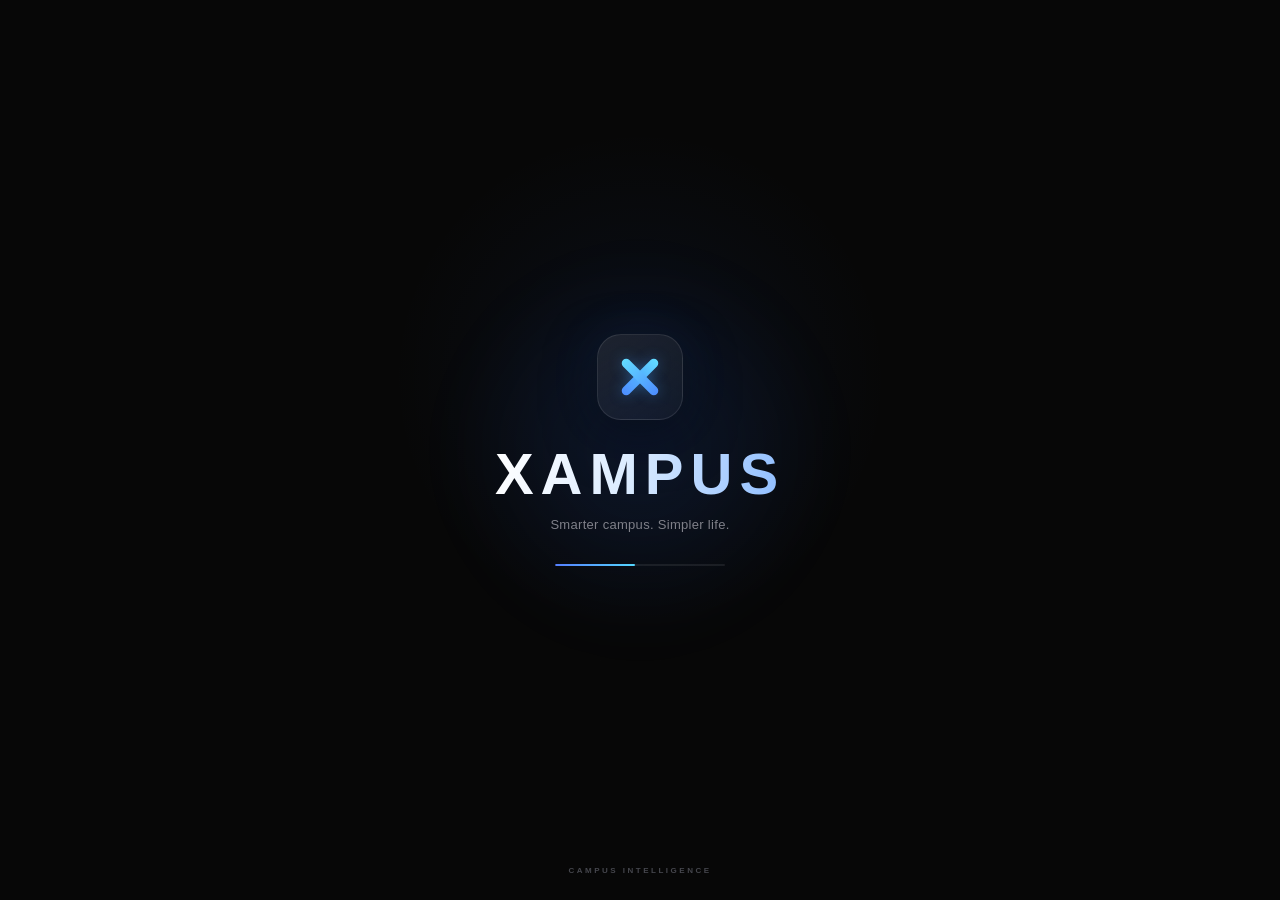
<file: index.html>
<!doctype html>
<html lang="en">
  <head>

    <meta property="og:title" content="XAMPUS Smart Campus">
<meta property="og:description" content="AI Powered Smart Campus Management Platform">
<meta property="og:image" content="https://xampus.netlify.app/frontend/home/Gemini_Generated_Image_2uxchl2uxchl2uxc.png">
<meta property="og:url" content="https://xampus.netlify.app">
<meta property="og:type" content="website">

    
    <meta charset="UTF-8" />

    <meta name="viewport" content="width=device-width, initial-scale=1.0" />

    <meta name="theme-color" content="#070707" />

    <title>XAMPUS</title>

    <link rel="stylesheet" href="splash.css" />
  </head>
  <meta name="google-adsense-account" content="ca-pub-7283356420406202">

  <script async src="https://pagead2.googlesyndication.com/pagead/js/adsbygoogle.js?client=ca-pub-7283356420406202"
     crossorigin="anonymous"></script>

  <body>
    <main class="splash">
      <!-- Background -->

      <div class="background-glow"></div>

      <div class="background-grid"></div>

      <!-- Main Content -->

      <section class="splash-content">
        <!-- Logo -->

        <div class="logo">
          <div class="logo-symbol">
            <span class="line line-one"></span>

            <span class="line line-two"></span>
          </div>
        </div>

        <!-- Brand -->

        <h1 class="brand-name">XAMPUS</h1>

        <!-- Tagline -->

        <p class="tagline">Smarter campus. Simpler life.</p>

        <!-- Loading -->

        <div class="loader">
          <div class="loader-track">
            <div class="loader-progress" id="loaderProgress"></div>
          </div>
        </div>
      </section>

      <!-- Bottom -->

      <div class="footer">
        <span> CAMPUS INTELLIGENCE </span>
      </div>
    </main>

    <script src="splash.js"></script>
  </body>
</html>
</file>
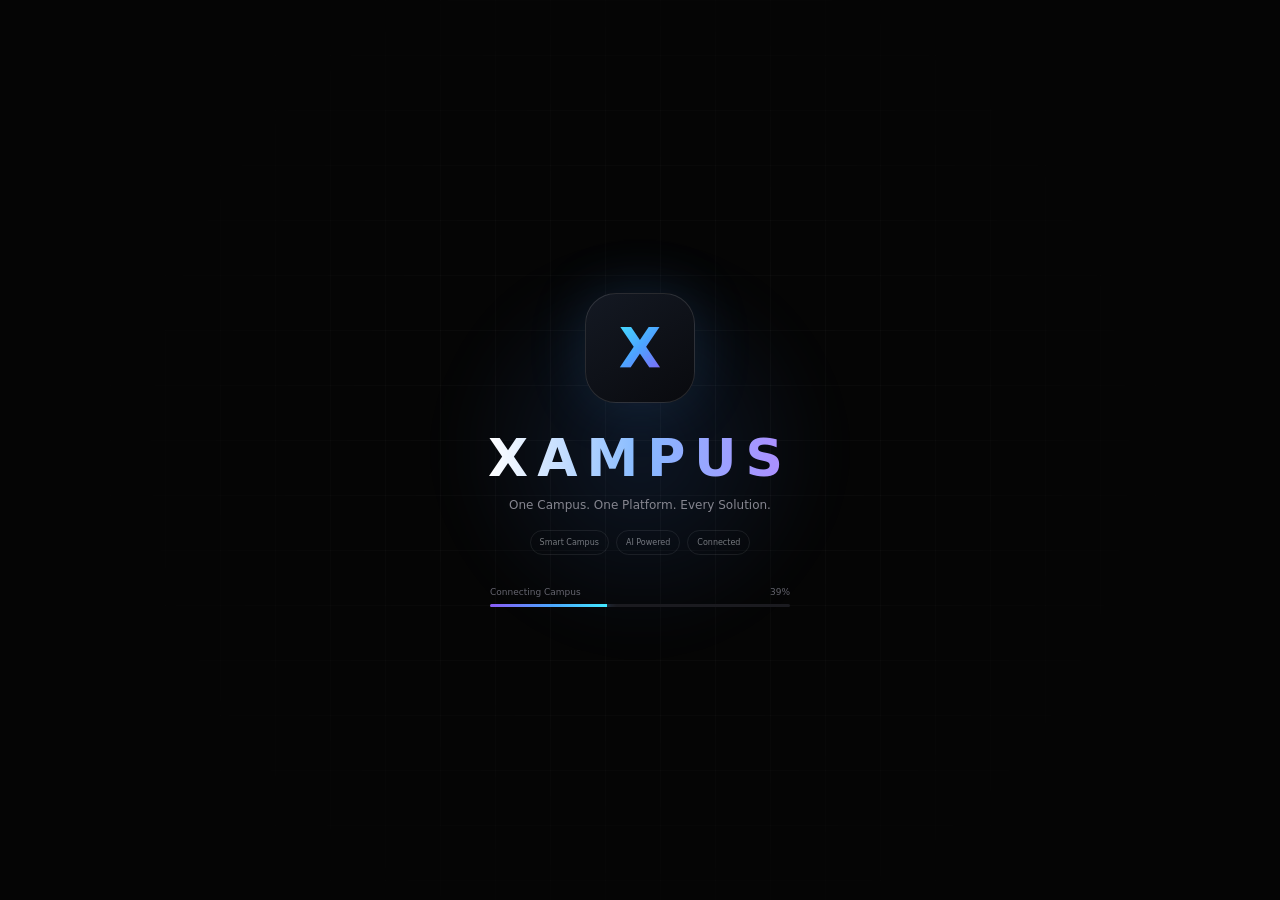
<file: Frontend/AI/AI_agent.html>
<!doctype html>
<html lang="en">
  <head>
    <meta charset="UTF-8" />
    <meta name="viewport" content="width=device-width,initial-scale=1.0" />
    <meta name="theme-color" content="#050505" />
    <title>XAMPUS — Smart Campus</title>
    <link rel="stylesheet" href="AI_agent.css" />
  </head>
  <body>
    <div id="splash" class="splash">
      <div class="splash-grid"></div>
      <div class="splash-orb"></div>
      <div class="splash-logo"><div class="xmark">X</div></div>
      <h1>XAMPUS</h1>
      <p>One Campus. One Platform. Every Solution.</p>
      <div class="splash-tags">
        <span>Smart Campus</span><span>AI Powered</span><span>Connected</span>
      </div>
      <div class="load">
        <div>
          <span id="loadText">Initializing XAMPUS</span><b id="loadPct">0%</b>
        </div>
        <i><em id="loadBar"></em></i>
      </div>
    </div>
    <div id="app" class="app hidden">
      <header class="top">
        <div>
          <small>XAMPUS SMART CAMPUS</small>
          <h1 id="pageTitle">Good morning, Dibakar</h1>
          <p id="pageSub">Everything important on your campus, in one place.</p>
        </div>
        <div class="top-actions">
          <button id="notifyBtn" class="icon-btn">
            ♢<sup id="notifDot"></sup></button
          ><button id="profileBtn" class="profile-mini">D</button>
        </div>
      </header>
      <main id="content"></main>

    </div>
    <div id="modal" class="modal">
      <div id="modalBox" class="modal-box"></div>
    </div>
    <div id="toast" class="toast"></div>
    <script src="AI_agent.js"></script>
        <nav class="bottom-nav">
  <button class="nav-item" data-page="home", onclick="hom()">
    <span class="nav-icon">⌂</span><span class="nav-label">Home</span>
  </button>
  <button class="nav-item" data-page="community" , onclick="com()">
    <span class="nav-icon">♧</span><span class="nav-label">Community</span>
  </button>
  <button class="nav-item active" data-page="ai" , onclick="AI()">
    <span class="ai-orb"><span class="ai-ring"></span><span class="ai-core">X</span></span><span class="nav-label">AI
      Agent</span>
  </button>
  <button class="nav-item" data-page="notice" , onclick="not()">
    <span class="nav-icon">▤</span><span class="nav-label">Notice</span>
  </button>
  <button class="nav-item" age="problem" , onclick="comp()">
    <span class="nav-icon">◇</span><span class="nav-label">Your Problem</span>
  </button>
</nav>
  </body>
</html>
</file>
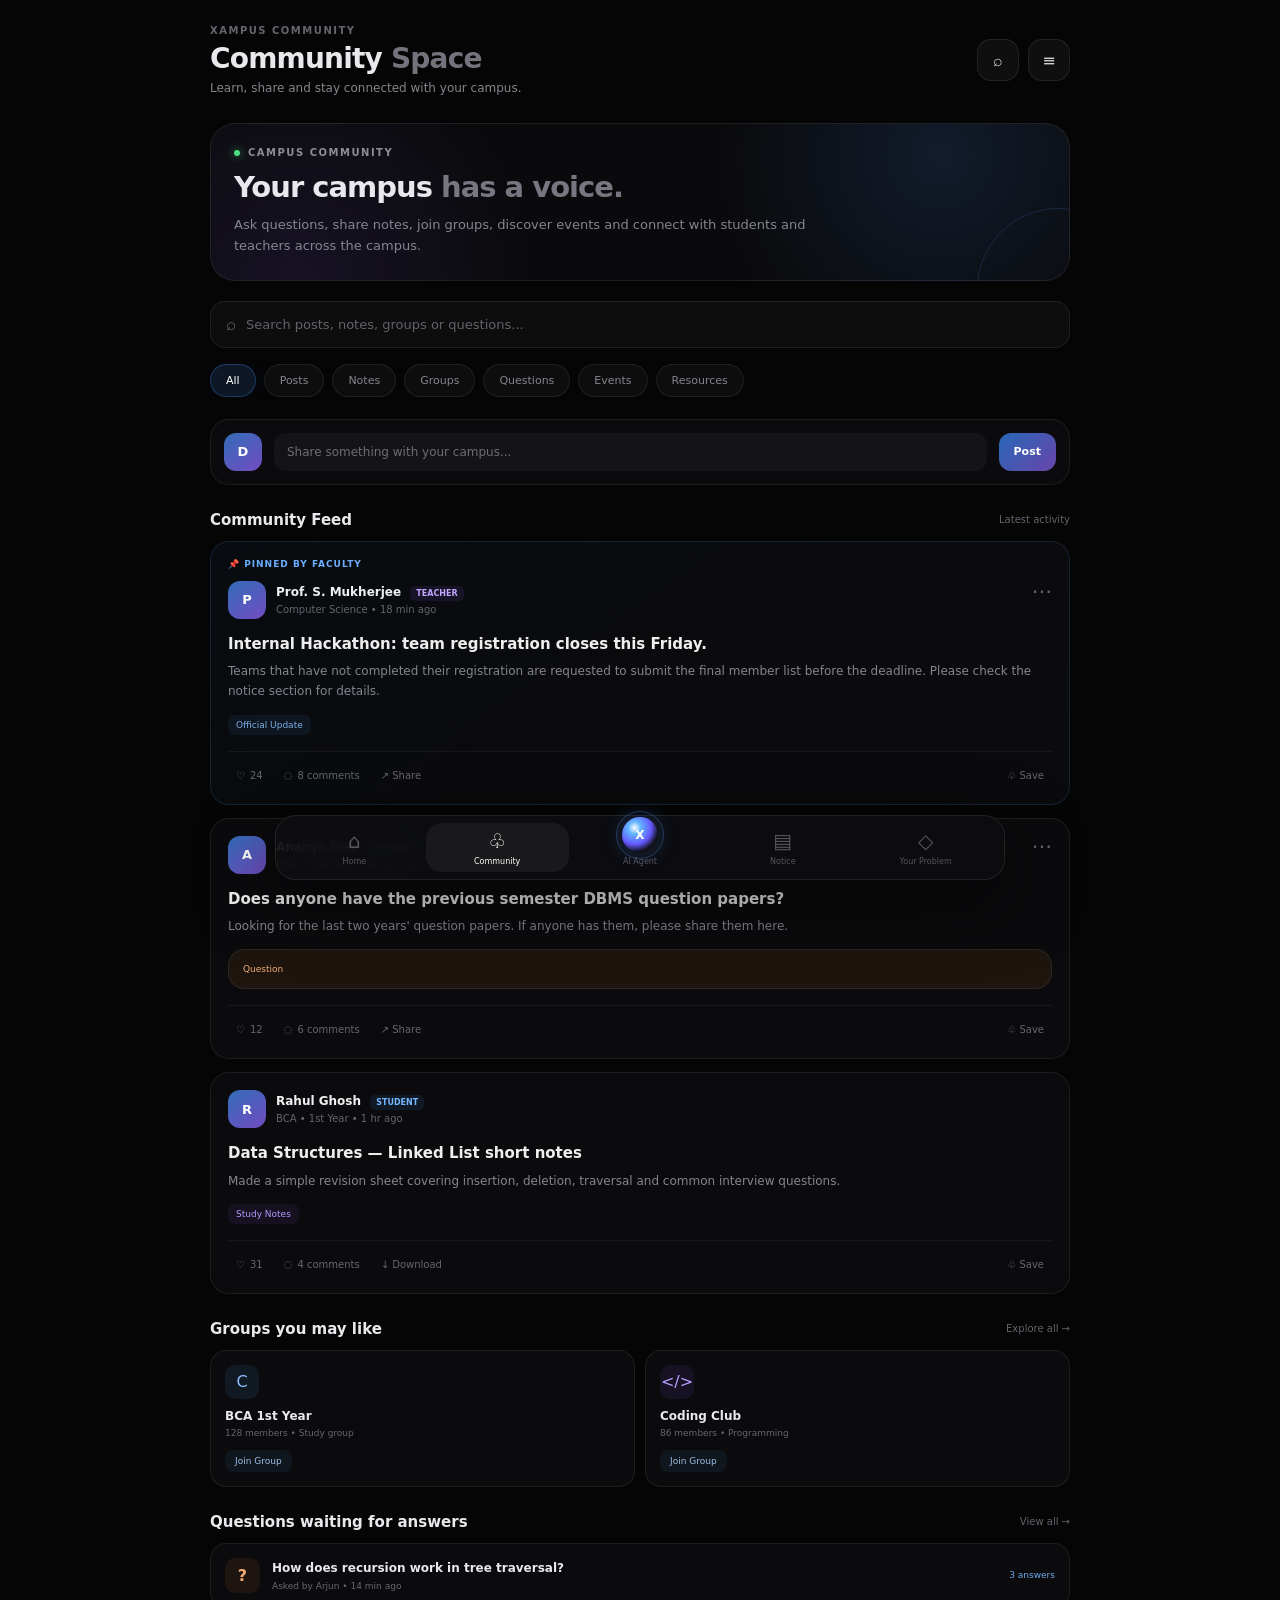
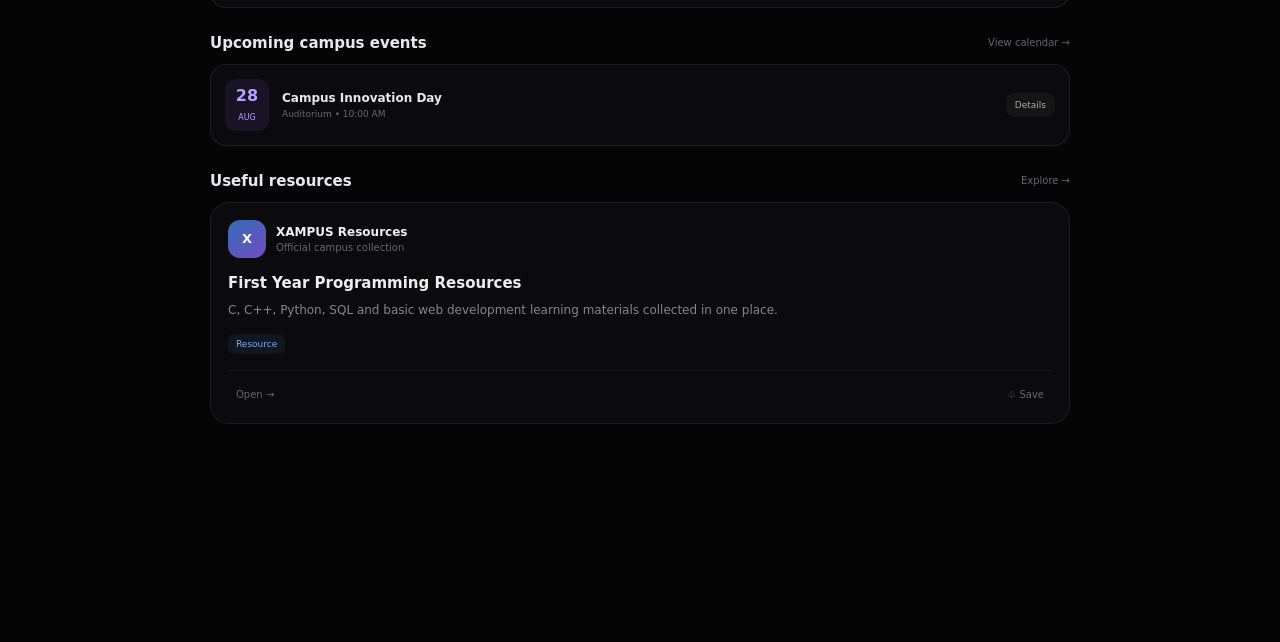
<file: Frontend/community/community.html>
<!doctype html>
<html lang="en">
  <head>
    <meta charset="UTF-8" />
    <meta name="viewport" content="width=device-width, initial-scale=1.0" />
    <meta name="theme-color" content="#050505" />
    <title>XAMPUS — Community</title>
    <link rel="stylesheet" href="community.css" />
  </head>
  <body>
    <div class="app">
      <header class="top-header">
        <div>
          <span class="eyebrow">XAMPUS COMMUNITY</span>
          <h1 class="header-title">Community <span>Space</span></h1>
          <p class="header-subtitle">
            Learn, share and stay connected with your campus.
          </p>
        </div>
        <div class="header-actions">
          <button class="header-btn" id="searchBtn" aria-label="Search">
            ⌕</button
          ><button class="header-btn" id="filterBtn" aria-label="Filter">
            ≡
          </button>
        </div>
      </header>

      <section class="community-intro">
        <div class="community-label">
          <span class="live-dot"></span>CAMPUS COMMUNITY
        </div>
        <h2>Your campus <span>has a voice.</span></h2>
        <p>
          Ask questions, share notes, join groups, discover events and connect
          with students and teachers across the campus.
        </p>
      </section>

      <div class="search-box">
        <span class="search-icon">⌕</span
        ><input
          id="searchInput"
          type="text"
          placeholder="Search posts, notes, groups or questions..."
        />
      </div>

      <div class="category-wrapper">
        <div class="categories">
          <button class="category active" data-filter="all">All</button
          ><button class="category" data-filter="post">Posts</button
          ><button class="category" data-filter="note">Notes</button
          ><button class="category" data-filter="group">Groups</button
          ><button class="category" data-filter="question">Questions</button
          ><button class="category" data-filter="event">Events</button
          ><button class="category" data-filter="resource">Resources</button>
        </div>
      </div>

      <div class="create-post">
        <div class="avatar">D</div>
        <div class="create-input" id="openPost">
          Share something with your campus...
        </div>
        <button class="post-button" id="postButton">Post</button>
      </div>

      <div class="section-header">
        <h3>Community Feed</h3>
        <span>Latest activity</span>
      </div>

      <article class="post pinned" data-type="post">
        <div class="pinned-label">📌 PINNED BY FACULTY</div>
        <div class="post-top">
          <div class="author">
            <div class="avatar">P</div>
            <div class="author-info">
              <strong
                >Prof. S. Mukherjee
                <span class="role teacher-role">TEACHER</span></strong
              >
              <p>Computer Science • 18 min ago</p>
            </div>
          </div>
          <button class="more">⋯</button>
        </div>
        <h3 class="post-title">
          Internal Hackathon: team registration closes this Friday.
        </h3>
        <p class="post-content">
          Teams that have not completed their registration are requested to
          submit the final member list before the deadline. Please check the
          notice section for details.
        </p>
        <span class="post-tag">Official Update</span>
        <div class="post-actions">
          <button class="action">♡ <span>24</span></button
          ><button class="action">◌ <span>8 comments</span></button
          ><button class="action">↗ Share</button
          ><button class="action save">♧ Save</button>
        </div>
      </article>

      <article class="post" data-type="post">
        <div class="post-top">
          <div class="author">
            <div class="avatar">A</div>
            <div class="author-info">
              <strong>Ananya Das <span class="role">STUDENT</span></strong>
              <p>BCA • 2nd Year • 34 min ago</p>
            </div>
          </div>
          <button class="more">⋯</button>
        </div>
        <h3 class="post-title">
          Does anyone have the previous semester DBMS question papers?
        </h3>
        <p class="post-content">
          Looking for the last two years' question papers. If anyone has them,
          please share them here.
        </p>
        <span class="post-tag question">Question</span>
        <div class="post-actions">
          <button class="action">♡ <span>12</span></button
          ><button class="action">◌ <span>6 comments</span></button
          ><button class="action">↗ Share</button
          ><button class="action save">♧ Save</button>
        </div>
      </article>

      <article class="post" data-type="note">
        <div class="post-top">
          <div class="author">
            <div class="avatar">R</div>
            <div class="author-info">
              <strong>Rahul Ghosh <span class="role">STUDENT</span></strong>
              <p>BCA • 1st Year • 1 hr ago</p>
            </div>
          </div>
        </div>
        <h3 class="post-title">Data Structures — Linked List short notes</h3>
        <p class="post-content">
          Made a simple revision sheet covering insertion, deletion, traversal
          and common interview questions.
        </p>
        <span class="post-tag note">Study Notes</span>
        <div class="post-actions">
          <button class="action">♡ <span>31</span></button
          ><button class="action">◌ <span>4 comments</span></button
          ><button class="action">↓ Download</button
          ><button class="action save">♧ Save</button>
        </div>
      </article>

      <div class="section-header">
        <h3>Groups you may like</h3>
        <span>Explore all →</span>
      </div>
      <div class="group-grid" data-type="group">
        <article class="group-card">
          <div class="group-icon">C</div>
          <strong>BCA 1st Year</strong>
          <p>128 members • Study group</p>
          <button class="join">Join Group</button>
        </article>
        <article class="group-card">
          <div class="group-icon">&lt;/&gt;</div>
          <strong>Coding Club</strong>
          <p>86 members • Programming</p>
          <button class="join">Join Group</button>
        </article>
      </div>

      <div class="section-header">
        <h3>Questions waiting for answers</h3>
        <span>View all →</span>
      </div>
      <article class="question" data-type="question">
        <div class="question-mark">?</div>
        <div class="question-content">
          <strong>How does recursion work in tree traversal?</strong
          ><span>Asked by Arjun • 14 min ago</span>
        </div>
        <span class="answer-count">3 answers</span>
      </article>

      <div class="section-header">
        <h3>Upcoming campus events</h3>
        <span>View calendar →</span>
      </div>
      <article class="event-card" data-type="event">
        <div class="event-date"><b>28</b><small>Aug</small></div>
        <div class="event-info">
          <strong>Campus Innovation Day</strong>
          <p>Auditorium • 10:00 AM</p>
        </div>
        <button class="event-btn">Details</button>
      </article>

      <div class="section-header">
        <h3>Useful resources</h3>
        <span>Explore →</span>
      </div>
      <article class="post" data-type="resource">
        <div class="post-top">
          <div class="author">
            <div class="avatar">X</div>
            <div class="author-info">
              <strong>XAMPUS Resources</strong>
              <p>Official campus collection</p>
            </div>
          </div>
        </div>
        <h3 class="post-title">First Year Programming Resources</h3>
        <p class="post-content">
          C, C++, Python, SQL and basic web development learning materials
          collected in one place.
        </p>
        <span class="post-tag">Resource</span>
        <div class="post-actions">
          <button class="action">Open →</button
          ><button class="action save">♧ Save</button>
        </div>
      </article>
    </div>
    <div class="modal" id="postModal">
      <div class="modal-box">
        <div class="modal-header">
          <h3>Create a post</h3>
          <button class="close" id="closeModal">×</button>
        </div>
        <div class="post-type">
          <button class="type-btn active">Post</button
          ><button class="type-btn">Question</button
          ><button class="type-btn">Note</button
          ><button class="type-btn">Event</button
          ><button class="type-btn">Resource</button>
        </div>
        <textarea
          class="post-input"
          id="postInput"
          placeholder="What would you like to share with your campus?"
        ></textarea>
        <div class="modal-footer">
          <button class="cancel" id="cancelModal">Cancel</button
          ><button class="publish" id="publishPost">Publish Post</button>
        </div>
      </div>
    </div>

    <div class="toast" id="toast"></div>

    <script src="community.js"></script>
    <nav class="bottom-nav">
  <button class="nav-item" data-page="home", onclick="hom()">
    <span class="nav-icon">⌂</span><span class="nav-label">Home</span>
  </button>
  <button class="nav-item active" data-page="community" , onclick="com()">
    <span class="nav-icon">♧</span><span class="nav-label">Community</span>
  </button>
  <button class="nav-item" data-page="ai" , onclick="AI()">
    <span class="ai-orb"><span class="ai-ring"></span><span class="ai-core">X</span></span><span class="nav-label">AI
      Agent</span>
  </button>
  <button class="nav-item" data-page="notice" , onclick="not()">
    <span class="nav-icon">▤</span><span class="nav-label">Notice</span>
  </button>
  <button class="nav-item" age="problem" , onclick="comp()">
    <span class="nav-icon">◇</span><span class="nav-label">Your Problem</span>
  </button>
</nav>
  </body>
</html>
</file>
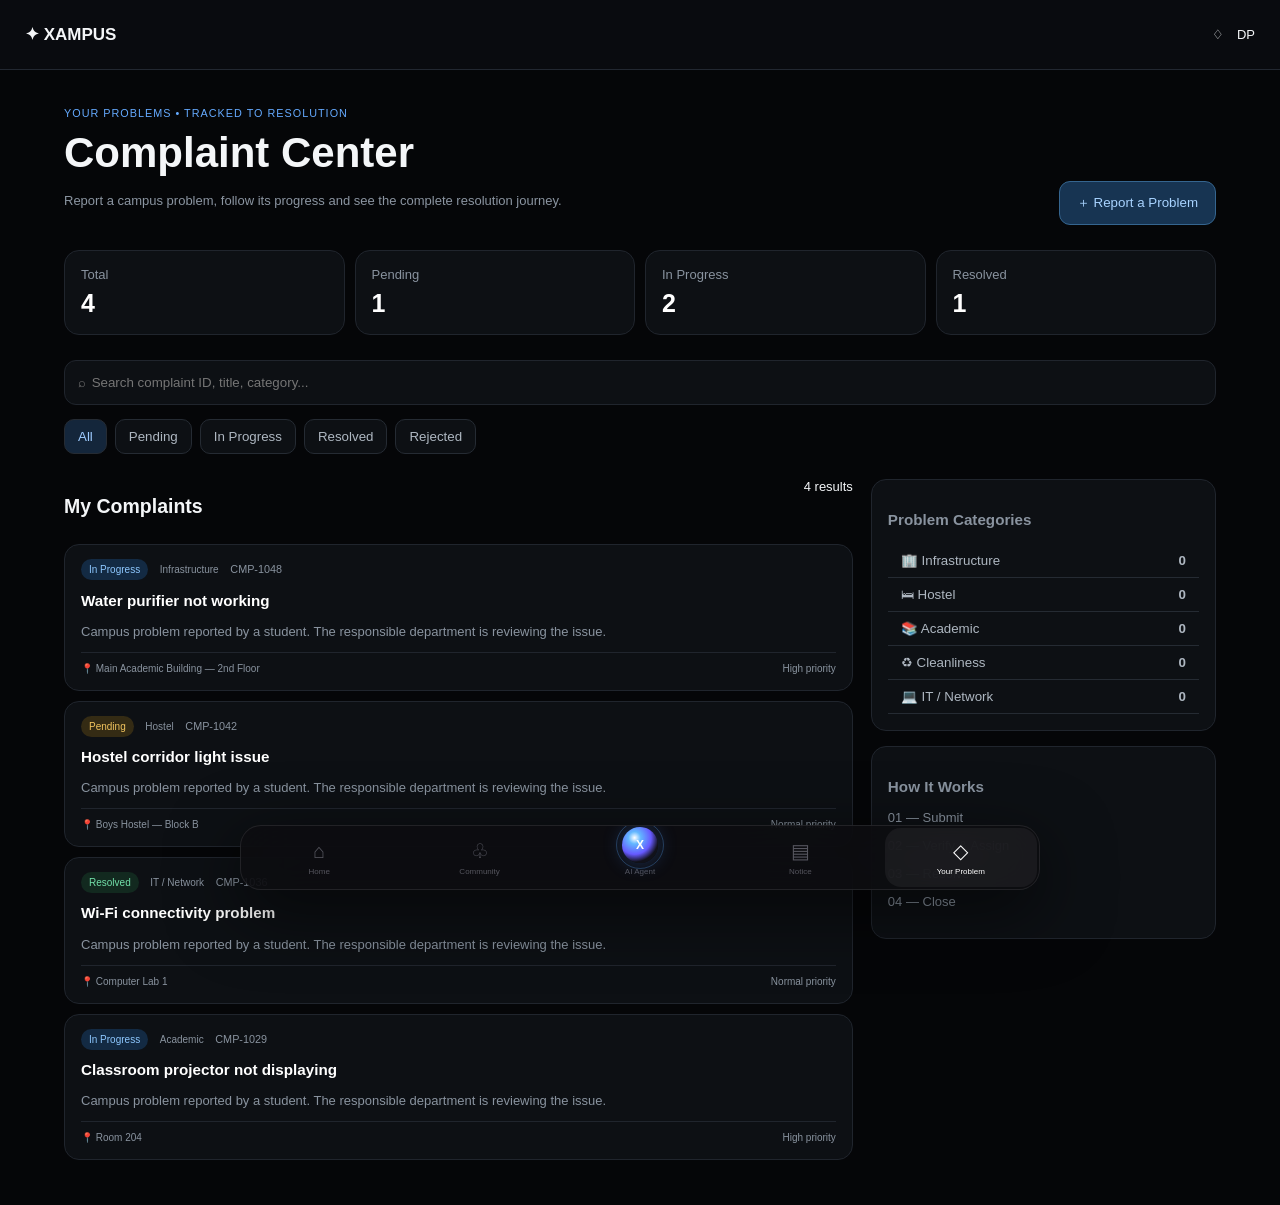
<file: Frontend/complain/complaint.html>
<!doctype html>
<meta charset="utf-8" />
<meta name="viewport" content="width=device-width,initial-scale=1" />
<title>XAMPUS Complaint Center</title>
<link rel="stylesheet" href="complaint.css" />
<header><b>✦ XAMPUS</b><span>♢　DP</span></header>
<main>
  <section class="hero">
    <div>
      <small>YOUR PROBLEMS • TRACKED TO RESOLUTION</small>
      <h1>Complaint Center</h1>
      <p>
        Report a campus problem, follow its progress and see the complete
        resolution journey.
      </p>
    </div>
    <button onclick="openNew">＋ Report a Problem</button>
  </section>
  <section class="stats">
    <div>Total<strong id="total">0</strong></div>
    <div>Pending<strong id="pending">0</strong></div>
    <div>In Progress<strong id="progress">0</strong></div>
    <div>Resolved<strong id="resolved">0</strong></div>
  </section>
  <label class="search">⌕ <input id="search" placeholder="Search complaint ID, title, category..." /></label>
  <nav id="tabs">
    <button data-s="all" class="active">All</button><button data-s="pending">Pending</button><button
      data-s="progress">In Progress</button><button data-s="resolved">Resolved</button><button
      data-s="rejected">Rejected</button>
  </nav>
  <div class="grid">
    <section>
      <div class="head">
        <h2>My Complaints</h2>
        <span id="count"></span>
      </div>
      <div id="list"></div>
      <div id="empty">No complaints found.</div>
    </section>
    <aside>
      <div class="panel">
        <h3>Problem Categories</h3>
        <button onclick="filterCat('infrastructure')">
          🏢 Infrastructure <b id="ci">0</b></button><button onclick="filterCat('hostel')">
          🛏 Hostel <b id="ch">0</b></button><button onclick="filterCat('academic')">
          📚 Academic <b id="ca">0</b></button><button onclick="filterCat('cleanliness')">
          ♻ Cleanliness <b id="cc">0</b></button><button onclick="filterCat('it')">
          💻 IT / Network <b id="cit">0</b>
        </button>
      </div>
      <div class="panel">
        <h3>How It Works</h3>
        <p>01 — Submit</p>
        <p>02 — Verify & Assign</p>
        <p>03 — Resolve</p>
        <p>04 — Close</p>
      </div>
    </aside>
  </div>
</main>
<div class="overlay" id="detail">
  <div class="modal">
    <button onclick="closeM('detail')">×</button>
    <div id="detailBody"></div>
  </div>
</div>
<div class="overlay" id="newp">
  <div class="modal">
    <button onclick="closeM('newp')">×</button>
    <h2>Report a Campus Problem</h2>
    <form id="form">
      <input name="title" required placeholder="Problem title" /><select name="cat" required>
        <option value="">Category</option>
        <option value="infrastructure">Infrastructure</option>
        <option value="hostel">Hostel</option>
        <option value="academic">Academic</option>
        <option value="cleanliness">Cleanliness</option>
        <option value="it">IT / Network</option>
      </select><input name="location" required placeholder="Location" /><select name="priority">
        <option>Normal</option>
        <option>High</option>
        <option>Urgent</option>
      </select><textarea name="desc" required placeholder="Describe the problem"></textarea><button>Submit
        Complaint</button>
    </form>
  </div>
</div>
<div id="toast"></div>
<script src="complaint.js"></script>
</div>

<nav class="bottom-nav">
  <button class="nav-item" data-page="home", onclick="hom()">
    <span class="nav-icon">⌂</span><span class="nav-label">Home</span>
  </button>
  <button class="nav-item" data-page="community" , onclick="com()">
    <span class="nav-icon">♧</span><span class="nav-label">Community</span>
  </button>
  <button class="nav-item" data-page="ai" , onclick="AI()">
    <span class="ai-orb"><span class="ai-ring"></span><span class="ai-core">X</span></span><span class="nav-label">AI
      Agent</span>
  </button>
  <button class="nav-item" data-page="notice" , onclick="not()">
    <span class="nav-icon">▤</span><span class="nav-label">Notice</span>
  </button>
  <button class="nav-item active "age="problem" ,>
    <span class="nav-icon">◇</span><span class="nav-label">Your Problem</span>
  </button>
</nav>
</body>

</html>
</file>
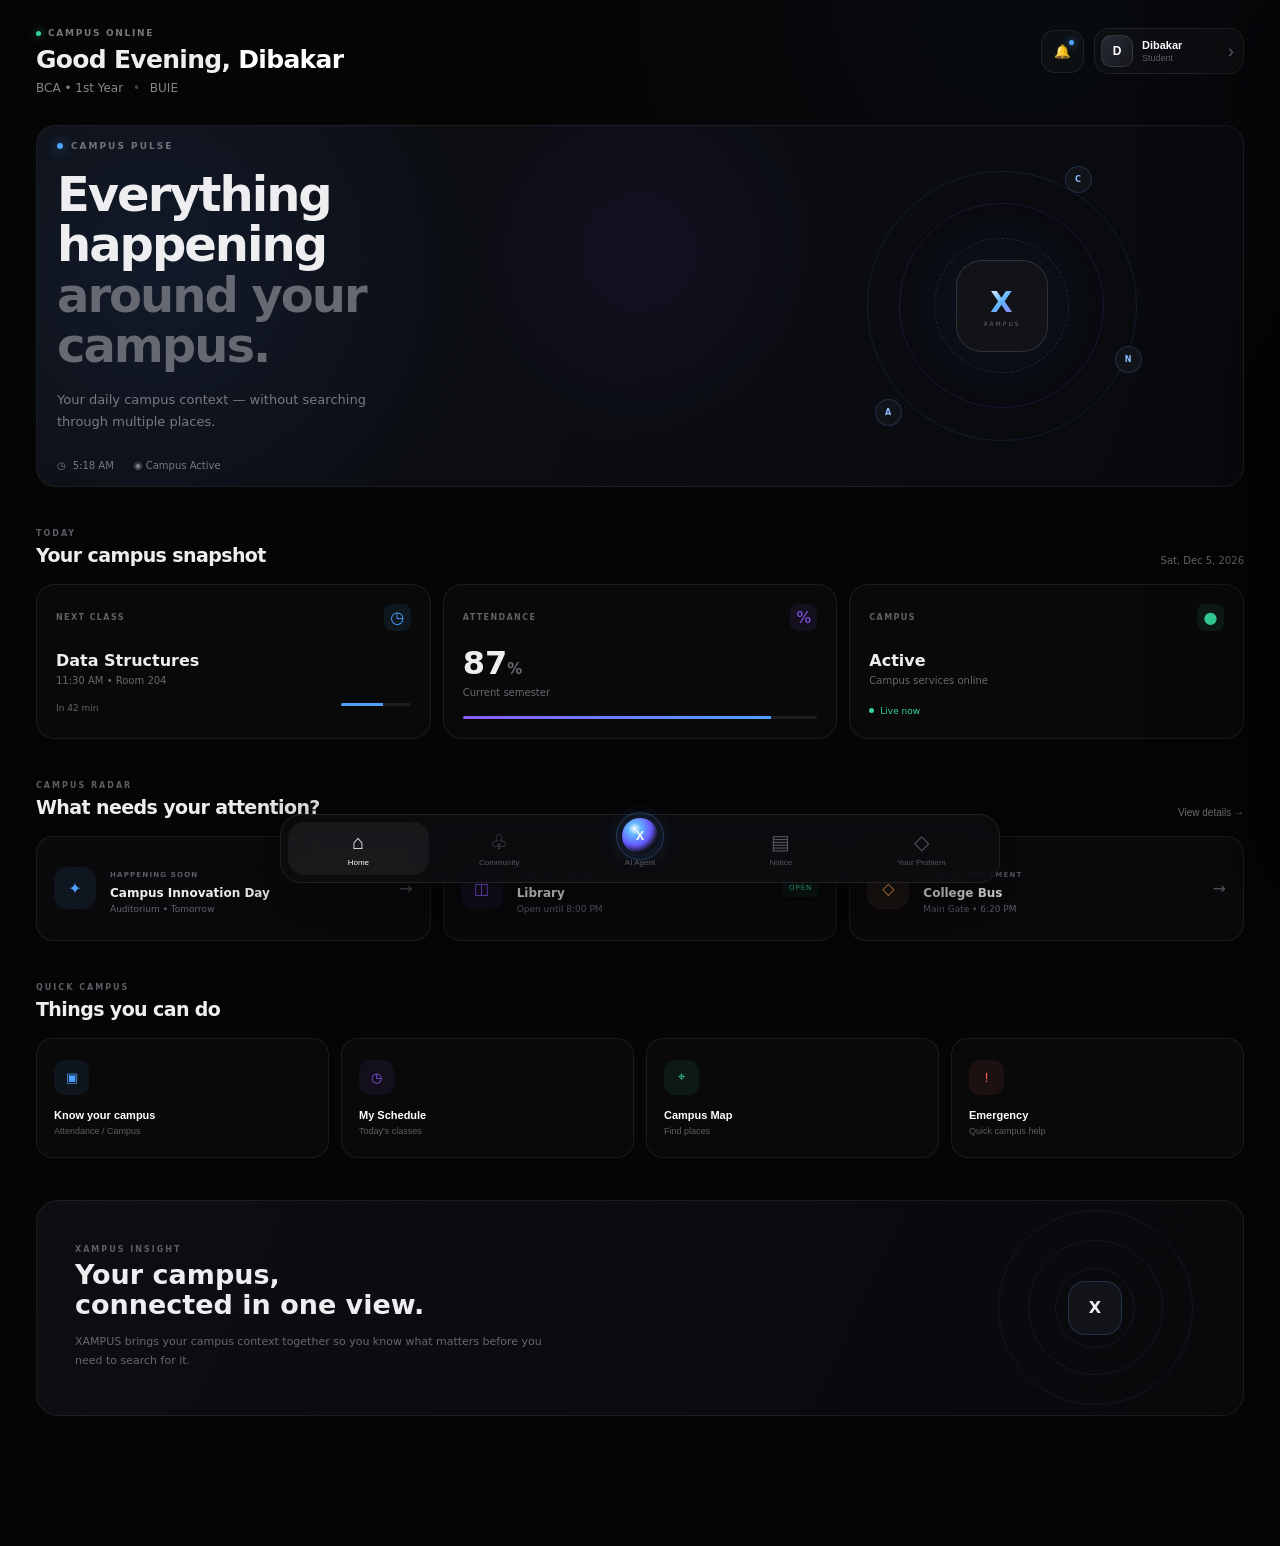
<file: Frontend/home/home.html>
<!doctype html>
<html lang="en">
  <head>
    <meta charset="UTF-8" />
    <meta name="viewport" content="width=device-width, initial-scale=1.0" />
    <meta name="theme-color" content="#050505" />
    <title>XAMPUS — Smart Campus</title>
    <link rel="stylesheet" href="home.css" />
  </head>
  <body>
    <div class="app">
      <header class="top-header">
        <div class="student-area">
          <div class="campus-status">
            <span class="status-dot"></span>CAMPUS ONLINE
          </div>
          <h1>Good Evening, <span>Dibakar</span></h1>
          <p>BCA • 1st Year <span class="separator">•</span> BUIE</p>
        </div>
        <div class="header-actions">
          <button
            class="icon-button"
            id="notificationBtn"
            aria-label="Notifications"
          >
            <span class="notification-dot"></span>🔔
          </button>
          <button class="profile-button" id="profileBtn">
            <div class="avatar">D</div>
            <div class="profile-text">
              <strong>Dibakar</strong><span>Student</span>
            </div>
            <span class="chevron">›</span>
          </button>
        </div>
      </header>

      <main class="main-content">
        <section class="campus-hero">
          <div class="hero-background"></div>
          <div class="hero-content">
            <div class="hero-label">
              <span class="pulse"></span>CAMPUS PULSE
            </div>
            <h2>Everything happening<br /><span>around your campus.</span></h2>
            <p>
              Your daily campus context — without searching through multiple
              places.
            </p>
            <div class="hero-meta">
              <div>◷ <span id="currentTime"></span></div>
              <div>◉ Campus Active</div>
            </div>
          </div>
          <div class="campus-orbit">
            <div class="orbit orbit-1"></div>
            <div class="orbit orbit-2"></div>
            <div class="orbit orbit-3"></div>
            <div class="campus-core">
              <span class="core-symbol">X</span><small>XAMPUS</small>
            </div>
            <div class="orbit-node node-1">C</div>
            <div class="orbit-node node-2">A</div>
            <div class="orbit-node node-3">N</div>
          </div>
        </section>

        <section class="today-section">
          <div class="section-heading">
            <div>
              <span class="eyebrow">TODAY</span>
              <h3>Your campus snapshot</h3>
            </div>
            <span class="date" id="todayDate"></span>
          </div>
          <div class="snapshot-grid">
            <article class="snapshot-card">
              <div class="card-top">
                <span class="card-label">NEXT CLASS</span
                ><span class="mini-icon blue">◷</span>
              </div>
              <h4>Data Structures</h4>
              <p>11:30 AM <span>•</span> Room 204</p>
              <div class="card-footer">
                <span>In 42 min</span>
                <div class="progress-mini"><span></span></div>
              </div>
            </article>
            <article class="snapshot-card">
              <div class="card-top">
                <span class="card-label">ATTENDANCE</span
                ><span class="mini-icon violet">%</span>
              </div>
              <div class="big-number">87<span>%</span></div>
              <p>Current semester</p>
              <div class="attendance-bar"><span></span></div>
            </article>
            <article class="snapshot-card">
              <div class="card-top">
                <span class="card-label">CAMPUS</span
                ><span class="mini-icon green">●</span>
              </div>
              <h4>Active</h4>
              <p>Campus services online</p>
              <div class="live-indicator"><span></span>Live now</div>
            </article>
          </div>
        </section>

        <section class="radar-section">
          <div class="section-heading">
            <div>
              <span class="eyebrow">CAMPUS RADAR</span>
              <h3>What needs your attention?</h3>
            </div>
            <button class="text-button" id="radarDetails">
              View details →
            </button>
          </div>
          <div class="radar-grid">
            <article class="radar-card">
              <div class="radar-icon">✦</div>
              <div class="radar-content">
                <span class="radar-type">HAPPENING SOON</span>
                <h4>Campus Innovation Day</h4>
                <p>Auditorium <span>•</span> Tomorrow</p>
              </div>
              <span class="arrow">→</span>
            </article>
            <article class="radar-card">
              <div class="radar-icon purple">◫</div>
              <div class="radar-content">
                <span class="radar-type">CAMPUS RESOURCE</span>
                <h4>Library</h4>
                <p>Open until 8:00 PM</p>
              </div>
              <span class="resource-status">OPEN</span>
            </article>
            <article class="radar-card">
              <div class="radar-icon orange">◇</div>
              <div class="radar-content">
                <span class="radar-type">CAMPUS MOVEMENT</span>
                <h4>College Bus</h4>
                <p>Main Gate <span>•</span> 6:20 PM</p>
              </div>
              <span class="arrow">→</span>
            </article>
          </div>
        </section>

        <section class="quick-section">
          <div class="section-heading">
            <div>
              <span class="eyebrow">QUICK CAMPUS</span>
              <h3>Things you can do</h3>
            </div>
          </div>
          <div class="quick-grid">
            <button class="quick-card" data-action="scan">
              <div class="quick-icon">▣</div>
              <strong>Know your campus</strong><span>Attendance / Campus</span>
            </button>
            <button class="quick-card" data-action="schedule">
              <div class="quick-icon purple-bg">◷</div>
              <strong>My Schedule</strong><span>Today's classes</span>
            </button>
            <button class="quick-card" data-action="map">
              <div class="quick-icon green-bg">⌖</div>
              <strong>Campus Map</strong><span>Find places</span>
            </button>
            <button class="quick-card" data-action="emergency">
              <div class="quick-icon red-bg">!</div>
              <strong>Emergency</strong><span>Quick campus help</span>
            </button>
          </div>
        </section>

        <section class="insight-section">
          <div class="insight-card">
            <div class="insight-left">
              <span class="eyebrow">XAMPUS INSIGHT</span>
              <h3>Your campus,<br />connected in one view.</h3>
              <p>
                XAMPUS brings your campus context together so you know what
                matters before you need to search for it.
              </p>
            </div>
            <div class="insight-visual">
              <div class="signal signal-1"></div>
              <div class="signal signal-2"></div>
              <div class="signal signal-3"></div>
              <div class="insight-core">X</div>
            </div>
          </div>
        </section>
      </main>

      <nav class="bottom-nav">
        <button class="nav-item active" data-page="home">
          <span class="nav-icon">⌂</span><span class="nav-label">Home</span>
        </button>
        <button class="nav-item" data-page="community" , onclick="com()">
          <span class="nav-icon">♧</span
          ><span class="nav-label">Community</span>
        </button>
        <button class="nav-item" data-page="ai" , onclick="AI()">
          <span class="ai-orb"
            ><span class="ai-ring"></span><span class="ai-core">X</span></span
          ><span class="nav-label">AI Agent</span>
        </button>
        <button class="nav-item" data-page="notice" , onclick="not()">
          <span class="nav-icon">▤</span><span class="nav-label">Notice</span>
        </button>
        <button class="nav-item" data-page="problem" , onclick="comp()">
          <span class="nav-icon">◇</span
          ><span class="nav-label">Your Problem</span>
        </button>
      </nav>
    </div>

    <aside class="notification-panel" id="notificationPanel">
      <div class="panel-header">
        <div>
          <span class="eyebrow">XAMPUS</span>
          <h3>Notifications</h3>
        </div>
        <button class="close-button" id="closeNotification">×</button>
      </div>
      <div class="notification-list">
        <div class="notification-item unread">
          <div class="notification-symbol blue-symbol">◷</div>
          <div>
            <strong>Next class reminder</strong>
            <p>Data Structures starts at 11:30 AM.</p>
            <small>8 min ago</small>
          </div>
        </div>
        <div class="notification-item">
          <div class="notification-symbol purple-symbol">✦</div>
          <div>
            <strong>Campus Innovation Day</strong>
            <p>Event scheduled for tomorrow.</p>
            <small>1 hour ago</small>
          </div>
        </div>
        <div class="notification-item">
          <div class="notification-symbol green-symbol">✓</div>
          <div>
            <strong>Campus service update</strong>
            <p>Library is currently open.</p>
            <small>2 hours ago</small>
          </div>
        </div>
      </div>
    </aside>
    <div class="toast" id="toast"><span id="toastText"></span></div>
    <script src="home.js"></script>
  </body>
</html>
</file>
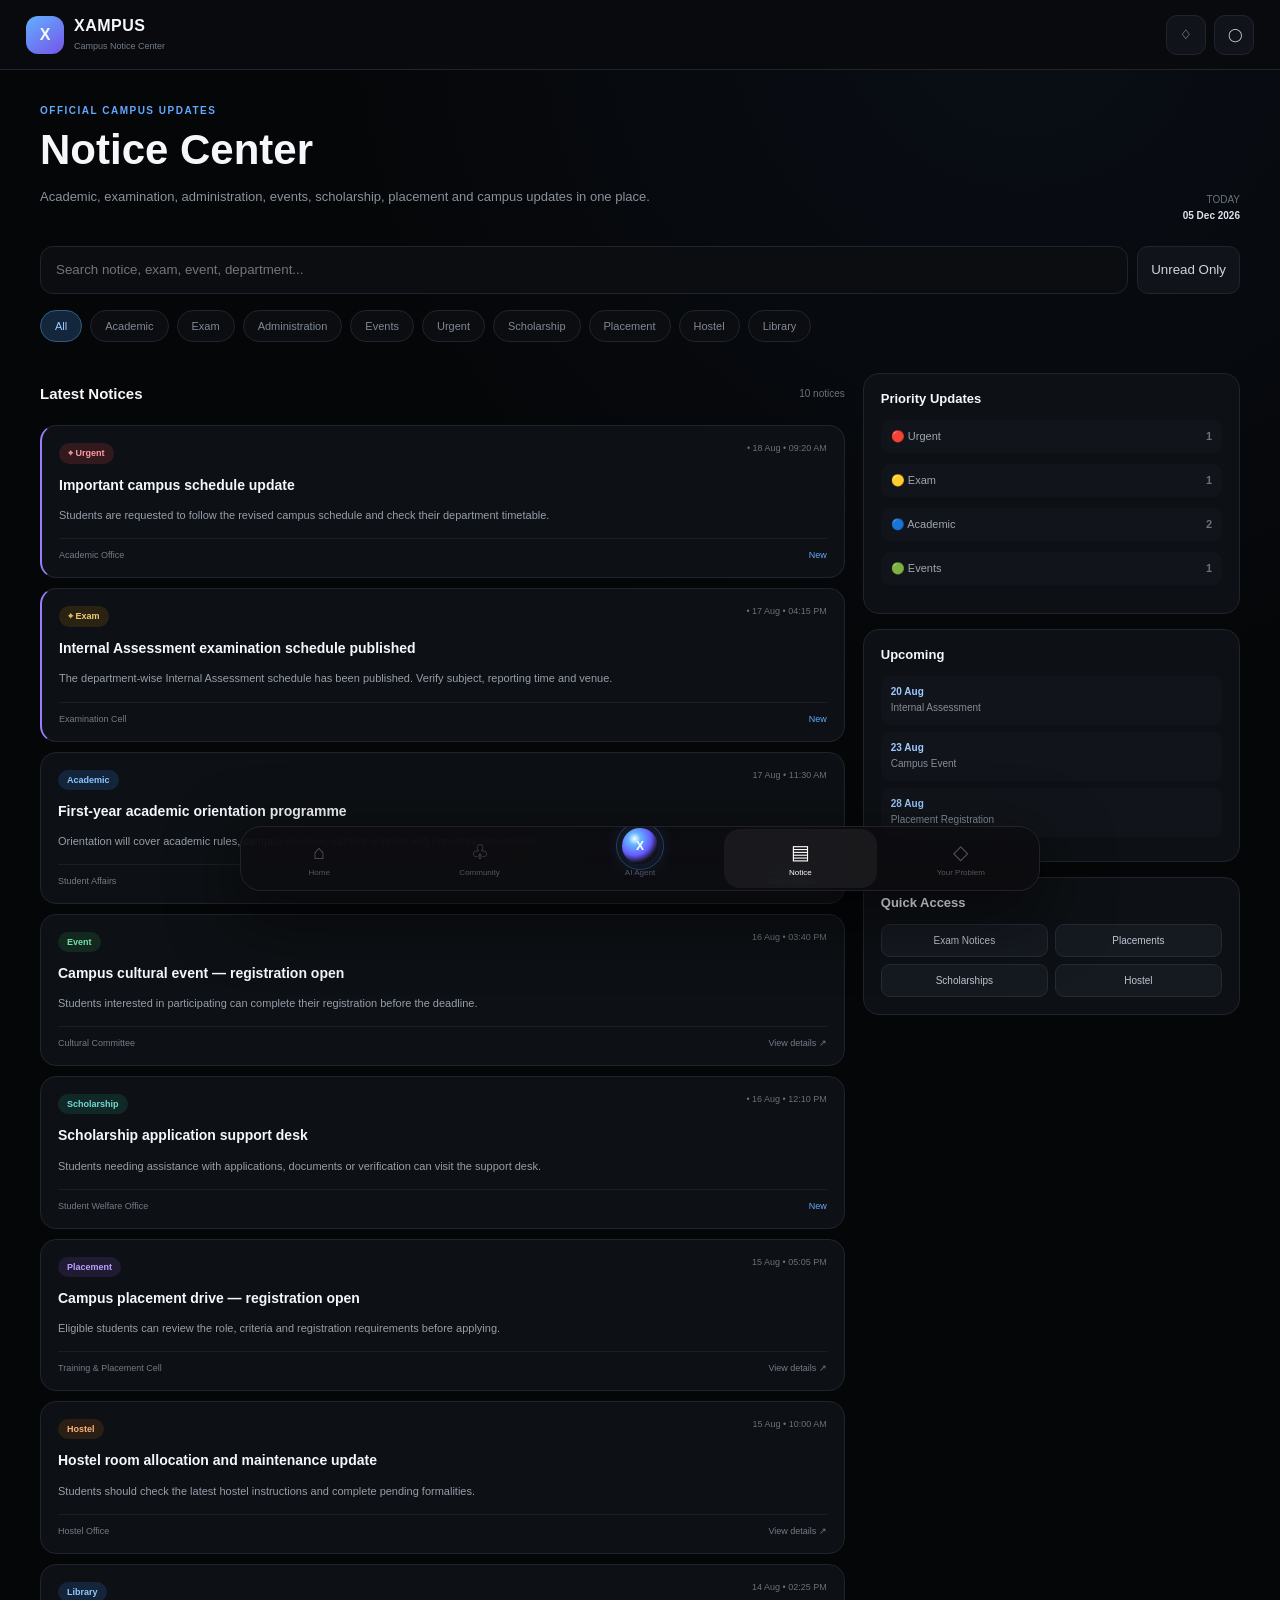
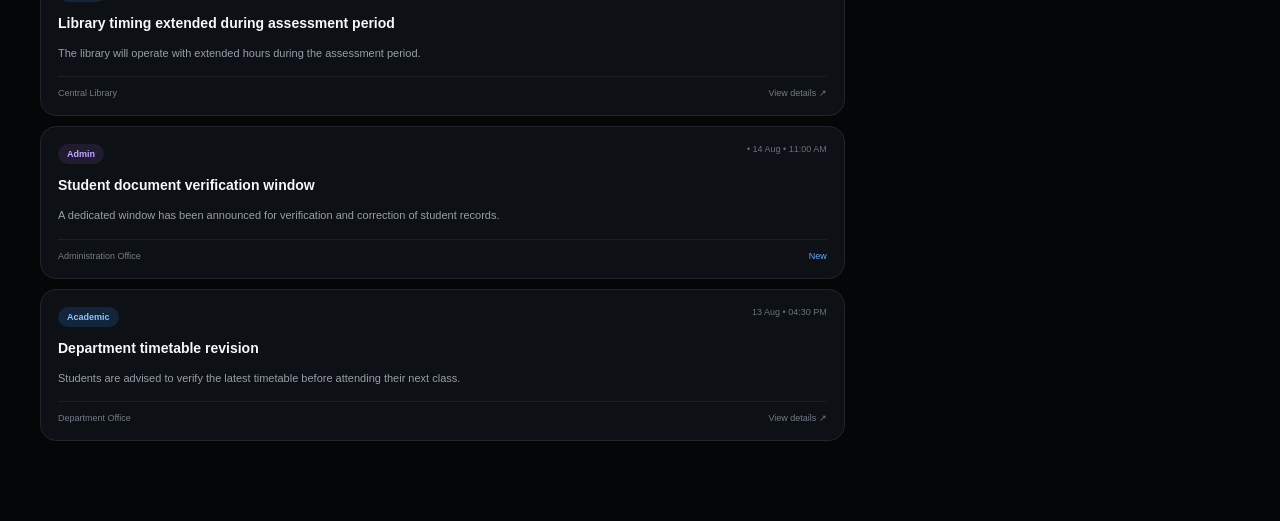
<file: Frontend/notice/notice.html>
<!doctype html>
<html lang="en">
  <head>
    <meta charset="UTF-8" />
    <meta name="viewport" content="width=device-width,initial-scale=1" />
    <meta name="theme-color" content="#050608" />
    <title>XAMPUS — Notice Center</title>
    <link rel="stylesheet" href="notice.css" />
  </head>
  <body>
    <div class="app">
      <header class="topbar">
        <div class="brand">
          <div class="logo">X</div>
          <div><b>XAMPUS</b><small>Campus Notice Center</small></div>
        </div>
        <div class="actions">
          <button onclick="toast('Notifications opened')">♢</button
          ><button onclick="toast('Profile opened')">◯</button>
        </div>
      </header>
      <main>
        <section class="hero">
          <div>
            <span>OFFICIAL CAMPUS UPDATES</span>
            <h1>Notice Center</h1>
            <p>
              Academic, examination, administration, events, scholarship,
              placement and campus updates in one place.
            </p>
          </div>
          <div class="today">TODAY<strong id="date"></strong></div>
        </section>
        <div class="search">
          <input
            id="search"
            placeholder="Search notice, exam, event, department..."
          /><button id="unread">Unread Only</button>
        </div>
        <nav id="filters">
          <button class="active" data-cat="all">All</button
          ><button data-cat="academic">Academic</button
          ><button data-cat="exam">Exam</button
          ><button data-cat="admin">Administration</button
          ><button data-cat="event">Events</button
          ><button data-cat="urgent">Urgent</button
          ><button data-cat="scholarship">Scholarship</button
          ><button data-cat="placement">Placement</button
          ><button data-cat="hostel">Hostel</button
          ><button data-cat="library">Library</button>
        </nav>
        <div class="grid">
          <section>
            <div class="heading">
              <h2>Latest Notices</h2>
              <span id="count"></span>
            </div>
            <div id="list"></div>
            <div id="empty">No notice found.</div>
          </section>
          <aside>
            <div class="panel">
              <h3>Priority Updates</h3>
              <p>🔴 Urgent <b id="urgent">0</b></p>
              <p>🟡 Exam <b id="exam">0</b></p>
              <p>🔵 Academic <b id="academic">0</b></p>
              <p>🟢 Events <b id="event">0</b></p>
            </div>
            <div class="panel">
              <h3>Upcoming</h3>
              <div class="upcoming">
                <div><b>20 Aug</b><span>Internal Assessment</span></div>
                <div><b>23 Aug</b><span>Campus Event</span></div>
                <div><b>28 Aug</b><span>Placement Registration</span></div>
              </div>
            </div>
            <div class="panel">
              <h3>Quick Access</h3>
              <div class="quick">
                <button onclick="choose('exam')">Exam Notices</button
                ><button onclick="choose('placement')">Placements</button
                ><button onclick="choose('scholarship')">Scholarships</button
                ><button onclick="choose('hostel')">Hostel</button>
              </div>
            </div>
          </aside>
        </div>
      </main>
    </div>
    <div id="modal">
      <div class="modal-box">
        <button class="close" onclick="closeModal()">×</button
        ><span id="mcat"></span>
        <h2 id="mtitle"></h2>
        <p id="mdesc"></p>
        <small id="minfo"></small>
        <div>
          <button onclick="save()">☆ Save Notice</button
          ><button onclick="share()">↗ Share</button
          ><button onclick="closeModal()">Close</button>
        </div>
      </div>
    </div>
    <div id="toast"></div>
    <script src="notice.js"></script>
        <nav class="bottom-nav">
  <button class="nav-item" data-page="home", onclick="hom()">
    <span class="nav-icon">⌂</span><span class="nav-label">Home</span>
  </button>
  <button class="nav-item" data-page="community" , onclick="com()">
    <span class="nav-icon">♧</span><span class="nav-label">Community</span>
  </button>
  <button class="nav-item" data-page="ai" , onclick="AI()">
    <span class="ai-orb"><span class="ai-ring"></span><span class="ai-core">X</span></span><span class="nav-label">AI
      Agent</span>
  </button>
  <button class="nav-item active" data-page="notice" , onclick="not()">
    <span class="nav-icon">▤</span><span class="nav-label">Notice</span>
  </button>
  <button class="nav-item" age="problem" , onclick="comp()">
    <span class="nav-icon">◇</span><span class="nav-label">Your Problem</span>
  </button>
</nav>
  </body>
</html>
</file>
<file: splash.css>
/* =========================================================
   XAMPUS SPLASH SCREEN
   Premium Black / Minimal Interface
   ========================================================= */


/* ---------------------------------------------------------
   RESET
   --------------------------------------------------------- */

* {

    margin: 0;

    padding: 0;

    box-sizing: border-box;

}


html,
body {

    width: 100%;

    height: 100%;

}


body {

    background: #070707;

    color: #ffffff;

    font-family:
        Inter,
        "Segoe UI",
        Roboto,
        Helvetica,
        Arial,
        sans-serif;

    overflow: hidden;

}


/* ---------------------------------------------------------
   SPLASH
   --------------------------------------------------------- */

.splash {

    position: fixed;

    inset: 0;

    width: 100%;

    height: 100vh;

    display: flex;

    align-items: center;

    justify-content: center;

    background:

        radial-gradient(
            circle at 50% 42%,
            rgba(55, 120, 255, 0.07),
            transparent 30%
        ),

        #070707;

    overflow: hidden;

}


/* ---------------------------------------------------------
   BACKGROUND GRID
   --------------------------------------------------------- */

.background-grid {

    position: absolute;

    inset: 0;

    opacity: 0.08;

    background-image:

        linear-gradient(
            rgba(255,255,255,0.04) 1px,
            transparent 1px
        ),

        linear-gradient(
            90deg,
            rgba(255,255,255,0.04) 1px,
            transparent 1px
        );

    background-size: 60px 60px;

    mask-image:

        radial-gradient(
            circle at center,
            black,
            transparent 75%
        );

}


/* ---------------------------------------------------------
   BACKGROUND GLOW
   --------------------------------------------------------- */

.background-glow {

    position: absolute;

    width: 420px;

    height: 420px;

    border-radius: 50%;

    background:

        radial-gradient(
            circle,
            rgba(48, 115, 255, 0.10),
            transparent 68%
        );

    filter: blur(20px);

    animation:
        glowBreath 5s ease-in-out infinite;

}


@keyframes glowBreath {

    0% {

        transform: scale(0.9);

        opacity: 0.5;

    }

    50% {

        transform: scale(1.05);

        opacity: 0.9;

    }

    100% {

        transform: scale(0.9);

        opacity: 0.5;

    }

}


/* ---------------------------------------------------------
   CONTENT
   --------------------------------------------------------- */

.splash-content {

    position: relative;

    z-index: 2;

    width: 90%;

    max-width: 480px;

    display: flex;

    flex-direction: column;

    align-items: center;

    text-align: center;

}


/* ---------------------------------------------------------
   LOGO
   --------------------------------------------------------- */

.logo {

    width: 86px;

    height: 86px;

    display: flex;

    align-items: center;

    justify-content: center;

    border-radius: 24px;

    background:

        linear-gradient(
            145deg,
            rgba(255,255,255,0.08),
            rgba(255,255,255,0.025)
        );

    border:
        1px solid
        rgba(255,255,255,0.10);

    box-shadow:

        0 15px 50px
        rgba(0,0,0,0.55),

        0 0 50px
        rgba(55,130,255,0.10);

    animation:
        logoIntro 900ms
        cubic-bezier(.2,.8,.2,1)
        forwards;

}


@keyframes logoIntro {

    from {

        opacity: 0;

        transform:
            translateY(15px)
            scale(0.92);

    }

    to {

        opacity: 1;

        transform:
            translateY(0)
            scale(1);

    }

}


/* ---------------------------------------------------------
   LOGO SYMBOL
   --------------------------------------------------------- */

.logo-symbol {

    position: relative;

    width: 42px;

    height: 42px;

}


/* X - two diagonal lines */

.line {

    position: absolute;

    left: 50%;

    top: 50%;

    width: 9px;

    height: 48px;

    border-radius: 8px;

    transform-origin: center;

    background:

        linear-gradient(
            180deg,
            #62dcff,
            #4d8dff
        );

    box-shadow:

        0 0 14px
        rgba(65,160,255,0.35);

}


.line-one {

    transform:
        translate(-50%, -50%)
        rotate(45deg);

}


.line-two {

    transform:
        translate(-50%, -50%)
        rotate(-45deg);

}


/* ---------------------------------------------------------
   BRAND
   --------------------------------------------------------- */

.brand-name {

    margin-top: 25px;

    font-size: clamp(
        40px,
        10vw,
        58px
    );

    line-height: 1;

    font-weight: 750;

    letter-spacing: 7px;

    background:

        linear-gradient(
            100deg,
            #ffffff,
            #dcecff 45%,
            #8ebdff
        );

    -webkit-background-clip: text;

    background-clip: text;

    color: transparent;

    opacity: 0;

    animation:

        brandIntro 900ms
        250ms
        ease
        forwards;

}


@keyframes brandIntro {

    from {

        opacity: 0;

        transform:
            translateY(12px);

    }

    to {

        opacity: 1;

        transform:
            translateY(0);

    }

}


/* ---------------------------------------------------------
   TAGLINE
   --------------------------------------------------------- */

.tagline {

    margin-top: 14px;

    color: #7f8089;

    font-size: 13px;

    font-weight: 400;

    letter-spacing: 0.3px;

    opacity: 0;

    animation:

        fadeIn 700ms
        700ms
        ease
        forwards;

}


@keyframes fadeIn {

    from {

        opacity: 0;

    }

    to {

        opacity: 1;

    }

}


/* ---------------------------------------------------------
   LOADER
   --------------------------------------------------------- */

.loader {

    width: 170px;

    margin-top: 32px;

    opacity: 0;

    animation:

        fadeIn 600ms
        900ms
        ease
        forwards;

}


.loader-track {

    width: 100%;

    height: 2px;

    border-radius: 10px;

    background:
        rgba(255,255,255,0.08);

    overflow: hidden;

}


.loader-progress {

    width: 0%;

    height: 100%;

    border-radius: inherit;

    background:

        linear-gradient(
            90deg,
            #557fff,
            #54d7ff
        );

    box-shadow:

        0 0 10px
        rgba(70,170,255,0.55);

}


/* ---------------------------------------------------------
   FOOTER
   --------------------------------------------------------- */

.footer {

    position: absolute;

    left: 0;

    right: 0;

    bottom: 25px;

    text-align: center;

    color: #45464d;

    font-size: 8px;

    font-weight: 600;

    letter-spacing: 2.5px;

    z-index: 2;

}


/* ---------------------------------------------------------
   MOBILE
   --------------------------------------------------------- */

@media (max-width: 600px) {

    .logo {

        width: 78px;

        height: 78px;

        border-radius: 22px;

    }


    .logo-symbol {

        transform: scale(0.88);

    }


    .brand-name {

        margin-top: 22px;

        font-size: 42px;

        letter-spacing: 6px;

    }


    .tagline {

        font-size: 12px;

    }


    .loader {

        width: 145px;

        margin-top: 28px;

    }


    .background-grid {

        background-size: 45px 45px;

    }

}


/* ---------------------------------------------------------
   SMALL DEVICES
   --------------------------------------------------------- */

@media (max-height: 650px) {

    .logo {

        width: 70px;

        height: 70px;

    }


    .brand-name {

        margin-top: 18px;

    }


    .tagline {

        margin-top: 9px;

    }


    .loader {

        margin-top: 22px;

    }


    .footer {

        bottom: 15px;

    }

}
</file>
<file: Frontend/AI/AI_agent.css>
* {
    box-sizing: border-box;
    margin: 0;
    padding: 0
}

:root {
    --bg: #050505;
    --card: #0c0c0f;
    --card2: #111116;
    --line: rgba(255, 255, 255, .08);
    --text: #f4f4f6;
    --muted: #858590;
    --blue: #4da3ff;
    --cyan: #42e8ff;
    --violet: #8b5cf6;
    --green: #4ade80;
    --orange: #fb923c;
    --red: #fb7185
}

html,
body {
    min-height: 100%;
    background: var(--bg);
    color: var(--text);
    font-family: Inter, system-ui, -apple-system, BlinkMacSystemFont, "Segoe UI", sans-serif
}

body {
    overflow-x: hidden
}

button,
input,
textarea,
select {
    font: inherit
}

button {
    border: 0;
    cursor: pointer
}

.hidden {
    display: none !important
}

.app {
    max-width: 980px;
    margin: auto;
    min-height: 100vh;
    padding: 22px 18px 110px
}

.top {
    display: flex;
    justify-content: space-between;
    align-items: center;
    gap: 15px;
    margin-bottom: 24px
}

.top small {
    color: #62626d;
    font-size: 9px;
    font-weight: 800;
    letter-spacing: 1.7px
}

.top h1 {
    font-size: 26px;
    letter-spacing: -.8px;
    margin-top: 6px
}

.top p {
    color: var(--muted);
    font-size: 12px;
    margin-top: 5px
}

.top-actions {
    display: flex;
    gap: 9px
}

.icon-btn,
.profile-mini {
    width: 42px;
    height: 42px;
    border-radius: 14px;
    background: #101014;
    border: 1px solid var(--line);
    color: #ddd
}

.icon-btn {
    position: relative;
    font-size: 18px
}

.icon-btn sup {
    position: absolute;
    right: 10px;
    top: 8px;
    width: 6px;
    height: 6px;
    border-radius: 50%;
    background: var(--red);
    box-shadow: 0 0 9px var(--red)
}

.profile-mini {
    background: linear-gradient(145deg, #2775c7, #7650bc);
    font-weight: 800
}

.hero {
    padding: 24px;
    border: 1px solid var(--line);
    border-radius: 25px;
    background: radial-gradient(circle at 85% 15%, rgba(77, 163, 255, .15), transparent 30%), radial-gradient(circle at 10% 100%, rgba(139, 92, 246, .11), transparent 35%), #0a0a0d;
    overflow: hidden;
    position: relative
}

.hero .eyebrow {
    color: #72aef0;
    font-size: 9px;
    font-weight: 800;
    letter-spacing: 1.5px
}

.hero h2 {
    font-size: 31px;
    line-height: 1.1;
    margin-top: 10px;
    letter-spacing: -1.1px;
    max-width: 620px
}

.hero h2 span {
    color: #777781
}

.hero p {
    color: #898993;
    font-size: 12px;
    line-height: 1.7;
    max-width: 620px;
    margin-top: 10px
}

.quick-grid {
    display: grid;
    grid-template-columns: repeat(4, 1fr);
    gap: 10px;
    margin-top: 16px
}

.quick {
    padding: 15px;
    border: 1px solid var(--line);
    border-radius: 17px;
    background: #0b0b0e;
    color: #ddd;
    text-align: left
}

.quick b {
    display: block;
    font-size: 18px
}

.quick span {
    display: block;
    color: #74747e;
    font-size: 9px;
    margin-top: 5px
}

.section {
    margin-top: 24px
}

.section-head {
    display: flex;
    justify-content: space-between;
    align-items: center;
    margin-bottom: 11px
}

.section-head h3 {
    font-size: 14px
}

.section-head span {
    font-size: 9px;
    color: #676771
}

.grid2 {
    display: grid;
    grid-template-columns: repeat(2, 1fr);
    gap: 10px
}

.card {
    background: var(--card);
    border: 1px solid var(--line);
    border-radius: 17px;
    padding: 15px
}

.card strong {
    font-size: 12px
}

.card p {
    color: #777781;
    font-size: 10px;
    line-height: 1.6;
    margin-top: 6px
}

.status {
    display: inline-block;
    margin-top: 10px;
    padding: 5px 8px;
    border-radius: 7px;
    background: rgba(74, 222, 128, .08);
    color: #72db9a;
    font-size: 9px
}

.feed-tabs,
.filters {
    display: flex;
    gap: 7px;
    overflow: auto;
    padding-bottom: 3px;
    margin: 14px 0
}

.pill {
    white-space: nowrap;
    padding: 8px 11px;
    border-radius: 10px;
    background: #0d0d10;
    border: 1px solid var(--line);
    color: #777;
    font-size: 9px
}

.pill.active {
    color: #fff;
    border-color: rgba(77, 163, 255, .25);
    background: rgba(77, 163, 255, .09)
}

.search {
    width: 100%;
    padding: 13px 14px;
    border: 1px solid var(--line);
    border-radius: 14px;
    background: #0b0b0e;
    color: #fff;
    outline: none
}

.post {
    margin-top: 10px
}

.author {
    display: flex;
    gap: 10px;
    align-items: center
}

.avatar {
    width: 35px;
    height: 35px;
    border-radius: 11px;
    display: flex;
    align-items: center;
    justify-content: center;
    background: linear-gradient(145deg, #256fc1, #704cae);
    font-weight: 800;
    font-size: 11px
}

.author strong {
    font-size: 11px
}

.author small {
    display: block;
    color: #666671;
    margin-top: 3px;
    font-size: 9px
}

.role {
    margin-left: 5px;
    color: #83bfff;
    font-size: 8px
}

.post h3 {
    font-size: 14px;
    margin-top: 14px
}

.post p {
    color: #85858f;
    font-size: 11px;
    line-height: 1.65;
    margin-top: 6px
}

.actions {
    display: flex;
    gap: 5px;
    border-top: 1px solid rgba(255, 255, 255, .05);
    margin-top: 13px;
    padding-top: 10px
}

.action {
    padding: 7px 8px;
    background: transparent;
    color: #6d6d77;
    border-radius: 8px;
    font-size: 9px
}

.action:hover {
    background: #15151a;
    color: #fff
}

.create {
    display: flex;
    align-items: center;
    gap: 9px;
    margin-top: 14px
}

.create-input {
    flex: 1;
    padding: 12px 13px;
    border: 1px solid var(--line);
    border-radius: 13px;
    color: #686873;
    background: #0b0b0e;
    font-size: 10px
}

.primary {
    padding: 10px 14px;
    border-radius: 11px;
    background: linear-gradient(135deg, #276bb8, #7048ac);
    color: #fff;
    font-size: 10px;
    font-weight: 700
}

.ai-shell {
    border: 1px solid rgba(77, 163, 255, .13);
    border-radius: 26px;
    background: radial-gradient(circle at 50% 0, rgba(77, 163, 255, .12), transparent 35%), #09090c;
    padding: 20px
}

.ai-head {
    text-align: center;
    padding: 15px 0
}

.ai-orb {
    width: 74px;
    height: 74px;
    margin: auto;
    border-radius: 25px;
    display: flex;
    align-items: center;
    justify-content: center;
    background: linear-gradient(135deg, #3a8cff, #8756e9);
    box-shadow: 0 0 45px rgba(77, 163, 255, .25);
    font-size: 29px
}

.ai-head h2 {
    margin-top: 13px;
    font-size: 22px
}

.ai-head p {
    color: #7d7d87;
    font-size: 11px;
    margin-top: 6px
}

.ai-modes {
    display: grid;
    grid-template-columns: 1fr 1fr;
    gap: 9px;
    margin: 16px 0
}

.mode {
    padding: 13px;
    border: 1px solid var(--line);
    border-radius: 15px;
    background: #0d0d11;
    color: #777;
    text-align: left
}

.mode.active {
    border-color: rgba(77, 163, 255, .28);
    background: rgba(77, 163, 255, .07);
    color: #fff
}

.mode b {
    display: block;
    font-size: 12px
}

.mode span {
    font-size: 9px;
    color: #686872;
    display: block;
    margin-top: 4px
}

.chat {
    min-height: 270px;
    max-height: 370px;
    overflow: auto;
    padding: 5px
}

.bubble {
    max-width: 82%;
    padding: 11px 12px;
    border-radius: 15px;
    margin: 8px 0;
    font-size: 11px;
    line-height: 1.6
}

.bot {
    background: #111116;
    border: 1px solid var(--line);
    color: #c9c9ce
}

.user {
    margin-left: auto;
    background: linear-gradient(135deg, #1d5b9e, #513a86);
    color: #fff
}

.ai-input {
    display: flex;
    gap: 8px;
    margin-top: 10px
}

.ai-input textarea {
    flex: 1;
    resize: none;
    min-height: 50px;
    max-height: 100px;
    padding: 12px;
    border: 1px solid var(--line);
    border-radius: 14px;
    background: #0b0b0e;
    color: #fff;
    outline: none;
    font-size: 11px
}

.send,
.mic {
    width: 48px;
    border-radius: 14px;
    background: #111116;
    border: 1px solid var(--line);
    color: #fff
}

.send {
    background: linear-gradient(135deg, #286dbd, #6945a9)
}

.mic.listening {
    background: #7b2438;
    box-shadow: 0 0 22px rgba(251, 113, 133, .2)
}

.ai-tools {
    display: grid;
    grid-template-columns: repeat(3, 1fr);
    gap: 8px;
    margin-top: 10px
}

.tool {
    padding: 10px;
    border-radius: 12px;
    background: #0d0d10;
    border: 1px solid var(--line);
    color: #8a8a94;
    font-size: 9px
}

.notice-grid,
.problem-list {
    display: grid;
    gap: 10px
}

.notice {
    padding: 15px;
    border: 1px solid var(--line);
    border-radius: 17px;
    background: #0b0b0e
}

.notice-top {
    display: flex;
    justify-content: space-between;
    gap: 10px
}

.tag {
    padding: 4px 7px;
    border-radius: 6px;
    font-size: 8px;
    background: rgba(77, 163, 255, .09);
    color: #7db8f5
}

.notice h3 {
    font-size: 12px;
    margin-top: 10px
}

.notice p {
    font-size: 10px;
    color: #777781;
    line-height: 1.6;
    margin-top: 5px
}

.notice small {
    color: #5f5f69;
    font-size: 8px
}

.problem {
    padding: 16px;
    border: 1px solid var(--line);
    border-radius: 18px;
    background: #0b0b0e
}

.problem-row {
    display: flex;
    gap: 10px
}

.problem-id {
    color: #6daef1;
    font-size: 9px
}

.problem h3 {
    font-size: 12px;
    margin-top: 5px
}

.problem p {
    color: #777781;
    font-size: 10px;
    margin-top: 5px
}

.problem .timeline {
    display: flex;
    gap: 4px;
    margin-top: 13px
}

.step {
    height: 4px;
    flex: 1;
    border-radius: 4px;
    background: #25252b
}

.step.done {
    background: var(--blue)
}

.step.active {
    background: var(--violet)
}

.filter-row {
    display: flex;
    gap: 7px;
    overflow: auto;
    margin-bottom: 14px
}

.profile-card {
    padding: 22px;
    border-radius: 22px;
    background: linear-gradient(145deg, #111116, #09090b);
    border: 1px solid var(--line);
    text-align: center
}

.big-avatar {
    width: 75px;
    height: 75px;
    margin: auto;
    border-radius: 25px;
    display: flex;
    align-items: center;
    justify-content: center;
    background: linear-gradient(145deg, #2679cc, #7c51bd);
    font-size: 26px;
    font-weight: 800
}

.profile-card h2 {
    margin-top: 11px;
    font-size: 19px
}

.profile-card p {
    color: #777781;
    font-size: 10px;
    margin-top: 5px
}

.profile-stats {
    display: grid;
    grid-template-columns: repeat(3, 1fr);
    margin-top: 18px
}

.profile-stats b {
    display: block;
    font-size: 16px
}

.profile-stats span {
    font-size: 8px;
    color: #666671
}

.notification {
    padding: 14px;
    border: 1px solid var(--line);
    border-radius: 15px;
    background: #0b0b0e;
    display: flex;
    gap: 10px
}

.notification.unread {
    border-color: rgba(77, 163, 255, .2);
    background: rgba(77, 163, 255, .045)
}

.notification b {
    font-size: 11px
}

.notification p {
    font-size: 9px;
    color: #777781;
    margin-top: 4px;
    line-height: 1.5
}

.bottom-nav {
    position: fixed;
    left: 50%;
    bottom: 20px;
    transform: translateX(-50%);
    width: min(800px, calc(100% - 28px));
    height: 69px;
    padding: 7px;
    border: 1px solid rgba(255, 255, 255, .09);
    background: rgba(13, 13, 16, .88);
    backdrop-filter: blur(25px);
    border-radius: 21px;
    display: grid;
    grid-template-columns: repeat(5, 1fr);
    z-index: 100;
    box-shadow: 0 20px 70px rgba(0, 0, 0, .6)
}

.nav-item {
    border: 0;
    background: transparent;
    color: #55555e;
    border-radius: 16px;
    display: flex;
    flex-direction: column;
    align-items: center;
    justify-content: center;
    gap: 4px;
    cursor: pointer;
    transition: .25s
}

.nav-item:hover,
.nav-item.active {
    color: #fff;
    background: rgba(255, 255, 255, .055)
}

.nav-icon {
    font-size: 20px
}

.nav-label {
    font-size: 8px;
    white-space: nowrap
}
.ai-orb {
    width: 36px;
    height: 36px;
    border-radius: 50%;
    display: flex;
    align-items: center;
    justify-content: center;
    position: relative;
    margin-top: -12px;
    background: radial-gradient(circle at 35% 30%, #fff, #62b7ff 18%, #6659ff 48%, #11121a 70%);
    box-shadow: 0 0 20px rgba(70, 140, 255, .3)
}

.ai-ring {
    position: absolute;
    inset: -6px;
    border: 1px solid rgba(90, 170, 255, .28);
    border-radius: 50%;
    animation: aiSpin 5s linear infinite
}

.ai-core {
    color: #fff;
    font-size: 12px;
    font-weight: 800
}


.modal {
    position: fixed;
    inset: 0;
    z-index: 200;
    background: rgba(0, 0, 0, .72);
    backdrop-filter: blur(10px);
    display: none;
    align-items: flex-end;
    justify-content: center;
    padding: 14px
}

.modal.open {
    display: flex
}

.modal-box {
    width: min(100%, 650px);
    max-height: 90vh;
    overflow: auto;
    background: #101014;
    border: 1px solid var(--line);
    border-radius: 25px;
    padding: 20px
}

.modal-box h2 {
    font-size: 17px
}

.modal-box p {
    font-size: 10px;
    color: #777781;
    line-height: 1.6;
    margin-top: 5px
}

.modal-close {
    float: right;
    width: 30px;
    height: 30px;
    border-radius: 9px;
    background: #19191d;
    color: #aaa
}

.form {
    display: grid;
    gap: 10px;
    margin-top: 16px
}

.form input,
.form textarea,
.form select {
    width: 100%;
    padding: 12px;
    border: 1px solid var(--line);
    border-radius: 12px;
    background: #0b0b0e;
    color: #fff;
    outline: none;
    font-size: 10px
}

.toast {
    position: fixed;
    z-index: 300;
    bottom: 92px;
    left: 50%;
    transform: translate(-50%, 20px);
    opacity: 0;
    padding: 10px 14px;
    border-radius: 11px;
    background: #18181c;
    border: 1px solid var(--line);
    font-size: 10px;
    transition: .25s;
    pointer-events: none
}

.toast.show {
    opacity: 1;
    transform: translate(-50%, 0)
}

/* splash */
.splash {
    position: fixed;
    inset: 0;
    z-index: 999;
    background: #050505;
    display: flex;
    flex-direction: column;
    align-items: center;
    justify-content: center;
    text-align: center;
    overflow: hidden
}

.splash-grid {
    position: absolute;
    inset: 0;
    background-image: linear-gradient(rgba(255, 255, 255, .035) 1px, transparent 1px), linear-gradient(90deg, rgba(255, 255, 255, .035) 1px, transparent 1px);
    background-size: 55px 55px;
    mask-image: radial-gradient(circle at center, #000, transparent 75%)
}

.splash-orb {
    position: absolute;
    width: 430px;
    height: 430px;
    border-radius: 50%;
    background: radial-gradient(circle, rgba(70, 140, 255, .13), transparent 65%);
    filter: blur(20px)
}

.splash-logo {
    position: relative;
    width: 110px;
    height: 110px;
    border-radius: 31px;
    display: flex;
    align-items: center;
    justify-content: center;
    background: linear-gradient(145deg, #141923, #090a0e);
    border: 1px solid rgba(255, 255, 255, .12);
    box-shadow: 0 0 60px rgba(77, 163, 255, .16);
    animation: pop 1s ease
}

.xmark {
    font-size: 55px;
    font-weight: 900;
    background: linear-gradient(135deg, #42e8ff, #4da3ff, #8b5cf6);
    background-clip: text;
    color: transparent
}

.splash h1 {
    position: relative;
    font-size: 52px;
    letter-spacing: 9px;
    margin-top: 25px;
    background: linear-gradient(90deg, #fff, #86baff, #ae8cff);
    background-clip: text;
    color: transparent
}

.splash p {
    position: relative;
    color: #85858f;
    font-size: 12px;
    margin-top: 10px
}

.splash-tags {
    display: flex;
    gap: 7px;
    margin-top: 18px
}

.splash-tags span {
    font-size: 8px;
    color: #777;
    padding: 7px 9px;
    border: 1px solid var(--line);
    border-radius: 20px
}

.load {
    position: relative;
    width: min(300px, 75vw);
    margin-top: 32px;
    text-align: left
}

.load div {
    display: flex;
    justify-content: space-between;
    color: #64646e;
    font-size: 9px;
    margin-bottom: 7px
}

.load b {
    font-weight: 500
}

.load i {
    height: 3px;
    background: #1b1b20;
    border-radius: 5px;
    display: block;
    overflow: hidden
}

.load em {
    display: block;
    width: 0;
    height: 100%;
    background: linear-gradient(90deg, #8b5cf6, #4da3ff, #42e8ff);
    box-shadow: 0 0 12px #4da3ff;
    transition: .1s
}

.splash.out {
    opacity: 0;
    visibility: hidden;
    transition: .7s
}

.splash.out+.app {
    display: block
}

@keyframes pop {
    from {
        opacity: 0;
        transform: scale(.7) rotate(-8deg)
    }

    to {
        opacity: 1;
        transform: scale(1) rotate(0)
    }
}

@media(max-width:650px) {
    .app {
        padding: 18px 13px 105px
    }

    .top h1 {
        font-size: 22px
    }

    .quick-grid {
        grid-template-columns: repeat(2, 1fr)
    }

    .hero h2 {
        font-size: 26px
    }

    .grid2 {
        grid-template-columns: 1fr
    }

    .splash h1 {
        font-size: 42px;
        letter-spacing: 7px
    }

    .ai-tools {
        grid-template-columns: 1fr 1fr
    }

    .bottom-nav {
        bottom: 8px
    }
}
</file>
<file: Frontend/community/community.css>
* {
    margin: 0;
    padding: 0;
    box-sizing: border-box
}

:root {
    --bg: #050505;
    --surface: #0b0b0d;
    --surface-2: #101014;
    --border: rgba(255, 255, 255, .08);
    --white: #fff;
    --text: #e9e9ed;
    --muted: #85858f;
    --blue: #4da3ff;
    --cyan: #42e8ff;
    --violet: #8b5cf6;
    --green: #4ade80;
    --orange: #fb923c
}

html,
body {
    width: 100%;
    min-height: 100%;
    background: var(--bg);
    color: var(--text);
    font-family: Inter, system-ui, -apple-system, BlinkMacSystemFont, "Segoe UI", sans-serif
}

body {
    padding-bottom: 95px;
    overflow-x: hidden
}

button,
input,
textarea {
    font: inherit
}

button {
    border: 0;
    cursor: pointer
}

.app {
    width: 100%;
    max-width: 900px;
    margin: auto;
    min-height: 100vh;
    padding: 25px 20px 110px
}

.top-header {
    display: flex;
    align-items: center;
    justify-content: space-between;
    gap: 20px;
    margin-bottom: 28px
}

.eyebrow {
    display: block;
    margin-bottom: 6px;
    color: #65656e;
    font-size: 10px;
    font-weight: 700;
    letter-spacing: 1.5px
}

.header-title {
    font-size: 28px;
    font-weight: 750;
    letter-spacing: -.8px
}

.header-title span {
    color: #73737d
}

.header-subtitle {
    margin-top: 6px;
    color: var(--muted);
    font-size: 12px
}

.header-actions {
    display: flex;
    gap: 9px
}

.header-btn {
    width: 42px;
    height: 42px;
    display: flex;
    align-items: center;
    justify-content: center;
    border-radius: 14px;
    color: #dcdce1;
    background: rgba(255, 255, 255, .045);
    border: 1px solid var(--border);
    transition: .2s
}

.header-btn:hover {
    background: rgba(255, 255, 255, .08);
    transform: translateY(-1px)
}

.community-intro {
    position: relative;
    overflow: hidden;
    padding: 23px;
    border-radius: 25px;
    border: 1px solid var(--border);
    background: radial-gradient(circle at 85% 20%, rgba(70, 145, 255, .13), transparent 30%), radial-gradient(circle at 10% 100%, rgba(139, 92, 246, .10), transparent 30%), #0a0a0c;
    margin-bottom: 20px
}

.community-intro::after {
    content: "";
    position: absolute;
    width: 160px;
    height: 160px;
    right: -70px;
    bottom: -90px;
    border-radius: 50%;
    border: 1px solid rgba(80, 150, 255, .16)
}

.community-label {
    display: flex;
    align-items: center;
    gap: 8px;
    color: #8d8d98;
    font-size: 10px;
    font-weight: 700;
    letter-spacing: 1.5px
}

.live-dot {
    width: 6px;
    height: 6px;
    border-radius: 50%;
    background: var(--green);
    box-shadow: 0 0 10px rgba(74, 222, 128, .8)
}

.community-intro h2 {
    margin-top: 13px;
    max-width: 600px;
    font-size: 29px;
    line-height: 1.13;
    letter-spacing: -1px
}

.community-intro h2 span {
    color: #777781
}

.community-intro p {
    max-width: 580px;
    margin-top: 10px;
    color: #85858f;
    font-size: 13px;
    line-height: 1.65
}

.search-box {
    display: flex;
    align-items: center;
    gap: 10px;
    margin-bottom: 16px;
    padding: 0 15px;
    height: 47px;
    border-radius: 15px;
    background: rgba(255, 255, 255, .035);
    border: 1px solid var(--border)
}

.search-icon {
    color: #666671;
    font-size: 17px
}

.search-box input {
    width: 100%;
    border: 0;
    outline: none;
    background: transparent;
    color: white;
    font-size: 13px
}

.search-box input::placeholder {
    color: #62626b
}

.category-wrapper {
    overflow-x: auto;
    margin-bottom: 22px;
    scrollbar-width: none
}

.category-wrapper::-webkit-scrollbar {
    display: none
}

.categories {
    display: flex;
    gap: 8px;
    width: max-content
}

.category {
    padding: 9px 15px;
    border-radius: 100px;
    background: rgba(255, 255, 255, .035);
    border: 1px solid var(--border);
    color: #85858f;
    font-size: 11px;
    white-space: nowrap;
    transition: .2s
}

.category:hover {
    color: white;
    background: rgba(255, 255, 255, .065)
}

.category.active {
    color: white;
    background: rgba(75, 145, 255, .13);
    border-color: rgba(75, 145, 255, .30);
    box-shadow: 0 0 20px rgba(50, 120, 255, .06)
}

.create-post {
    display: flex;
    align-items: center;
    gap: 12px;
    padding: 13px;
    margin-bottom: 22px;
    border-radius: 19px;
    background: #0b0b0d;
    border: 1px solid var(--border)
}

.avatar {
    flex: 0 0 auto;
    width: 38px;
    height: 38px;
    display: flex;
    align-items: center;
    justify-content: center;
    border-radius: 12px;
    color: white;
    font-size: 13px;
    font-weight: 700;
    background: linear-gradient(145deg, #326cb8, #734cc2)
}

.create-input {
    flex: 1;
    height: 38px;
    display: flex;
    align-items: center;
    padding: 0 13px;
    border-radius: 12px;
    background: rgba(255, 255, 255, .035);
    color: #6d6d77;
    font-size: 12px;
    cursor: pointer
}

.post-button {
    height: 38px;
    padding: 0 15px;
    border-radius: 12px;
    color: white;
    background: linear-gradient(135deg, #2868b8, #6845aa);
    font-size: 11px;
    font-weight: 700
}

.section-header {
    display: flex;
    align-items: center;
    justify-content: space-between;
    margin: 26px 0 12px
}

.section-header h3 {
    font-size: 15px;
    font-weight: 700
}

.section-header span {
    color: #64646e;
    font-size: 10px
}

.post {
    margin-bottom: 13px;
    padding: 17px;
    border-radius: 19px;
    background: #0b0b0d;
    border: 1px solid var(--border);
    transition: .2s
}

.post:hover {
    border-color: rgba(255, 255, 255, .12)
}

.post-top {
    display: flex;
    align-items: flex-start;
    justify-content: space-between;
    gap: 12px
}

.author {
    display: flex;
    align-items: center;
    gap: 10px
}

.author-info strong {
    display: block;
    color: #f0f0f2;
    font-size: 12px
}

.author-info p {
    margin-top: 3px;
    color: #65656f;
    font-size: 10px
}

.role {
    display: inline-block;
    margin-left: 5px;
    padding: 3px 6px;
    border-radius: 5px;
    color: #74b7ff;
    background: rgba(65, 145, 255, .10);
    font-size: 8px;
    font-weight: 700
}

.teacher-role {
    color: #c2a5ff;
    background: rgba(139, 92, 246, .11)
}

.more {
    color: #676771;
    background: transparent;
    font-size: 20px;
    line-height: 1
}

.post-title {
    margin-top: 15px;
    color: #eeeeef;
    font-size: 15px;
    font-weight: 700;
    line-height: 1.35
}

.post-content {
    margin-top: 7px;
    color: #85858f;
    font-size: 12px;
    line-height: 1.7
}

.post-tag {
    display: inline-block;
    margin-top: 13px;
    padding: 5px 8px;
    border-radius: 7px;
    color: #7daee5;
    background: rgba(77, 163, 255, .08);
    font-size: 9px
}

.post-tag.note {
    color: #b49aff;
    background: rgba(139, 92, 246, .08)
}

.post-tag.question {
    color: #f5ae74;
    background: rgba(251, 146, 60, .08)
}

.post-actions {
    display: flex;
    align-items: center;
    gap: 5px;
    margin-top: 16px;
    padding-top: 12px;
    border-top: 1px solid rgba(255, 255, 255, .055)
}

.action {
    display: flex;
    align-items: center;
    gap: 5px;
    padding: 6px 8px;
    border-radius: 8px;
    background: transparent;
    color: #666670;
    font-size: 10px;
    transition: .2s
}

.action:hover {
    color: #ddd;
    background: rgba(255, 255, 255, .04)
}

.action.saved {
    color: var(--blue)
}

.action:last-child {
    margin-left: auto
}

.pinned {
    border-color: rgba(77, 163, 255, .16);
    background: linear-gradient(145deg, rgba(77, 163, 255, .045), #0b0b0d 55%)
}

.pinned-label {
    display: flex;
    align-items: center;
    gap: 6px;
    margin-bottom: 12px;
    color: #6baeff;
    font-size: 9px;
    font-weight: 700;
    letter-spacing: 1px
}

.group-grid {
    display: grid;
    grid-template-columns: repeat(2, 1fr);
    gap: 10px
}

.group-card {
    padding: 14px;
    border-radius: 16px;
    background: #0b0b0d;
    border: 1px solid var(--border)
}

.group-icon {
    width: 34px;
    height: 34px;
    display: flex;
    align-items: center;
    justify-content: center;
    margin-bottom: 10px;
    border-radius: 10px;
    color: #8dbfff;
    background: rgba(77, 163, 255, .09)
}

.group-card:nth-child(2) .group-icon {
    color: #ba9eff;
    background: rgba(139, 92, 246, .09)
}

.group-card strong {
    display: block;
    font-size: 12px
}

.group-card p {
    margin-top: 5px;
    color: #666670;
    font-size: 9px
}

.join {
    margin-top: 12px;
    padding: 6px 10px;
    border-radius: 8px;
    color: #9cbfe7;
    background: rgba(77, 163, 255, .07);
    font-size: 9px
}

.question {
    display: flex;
    align-items: center;
    gap: 12px;
    padding: 14px;
    border-radius: 16px;
    background: #0b0b0d;
    border: 1px solid var(--border)
}

.question-mark {
    width: 35px;
    height: 35px;
    flex: 0 0 auto;
    display: flex;
    align-items: center;
    justify-content: center;
    border-radius: 10px;
    color: #f5ad72;
    background: rgba(251, 146, 60, .08);
    font-weight: 800
}

.question-content {
    flex: 1
}

.question-content strong {
    display: block;
    font-size: 12px;
    line-height: 1.4
}

.question-content span {
    display: block;
    margin-top: 4px;
    color: #666670;
    font-size: 9px
}

.answer-count {
    color: #6eaaea;
    font-size: 9px
}

.event-card {
    display: flex;
    align-items: center;
    gap: 13px;
    padding: 14px;
    border-radius: 16px;
    background: #0b0b0d;
    border: 1px solid var(--border)
}

.event-date {
    width: 44px;
    flex: 0 0 auto;
    padding: 7px 4px;
    text-align: center;
    border-radius: 10px;
    background: rgba(139, 92, 246, .10);
    color: #b99fff
}

.event-date b {
    display: block;
    font-size: 16px
}

.event-date small {
    font-size: 8px;
    text-transform: uppercase
}

.event-info {
    flex: 1
}

.event-info strong {
    display: block;
    font-size: 12px
}

.event-info p {
    margin-top: 4px;
    color: #686872;
    font-size: 9px
}

.event-btn {
    padding: 7px 9px;
    border-radius: 8px;
    color: #aaaab2;
    background: rgba(255, 255, 255, .04);
    font-size: 9px
}

.bottom-nav {
    position: fixed;
    left: 50%;
    bottom: 20px;
    transform: translateX(-50%);
    width: min(730px, calc(100% - 28px));
    height: 65px;
    padding: 7px;
    border: 1px solid rgba(255, 255, 255, .09);
    background: rgba(13, 13, 16, .88);
    backdrop-filter: blur(25px);
    border-radius: 21px;
    display: grid;
    grid-template-columns: repeat(5, 1fr);
    z-index: 100;
    box-shadow: 0 20px 70px rgba(0, 0, 0, .6)
}

.nav-item {
    border: 0;
    background: transparent;
    color: #55555e;
    border-radius: 16px;
    display: flex;
    flex-direction: column;
    align-items: center;
    justify-content: center;
    gap: 4px;
    cursor: pointer;
    transition: .25s
}

.nav-item:hover,
.nav-item.active {
    color: #fff;
    background: rgba(255, 255, 255, .055)
}

.nav-icon {
    font-size: 20px
}

.nav-label {
    font-size: 8px;
    white-space: nowrap
}
.ai-orb {
    width: 36px;
    height: 36px;
    border-radius: 50%;
    display: flex;
    align-items: center;
    justify-content: center;
    position: relative;
    margin-top: -12px;
    background: radial-gradient(circle at 35% 30%, #fff, #62b7ff 18%, #6659ff 48%, #11121a 70%);
    box-shadow: 0 0 20px rgba(70, 140, 255, .3)
}

.ai-ring {
    position: absolute;
    inset: -6px;
    border: 1px solid rgba(90, 170, 255, .28);
    border-radius: 50%;
    animation: aiSpin 5s linear infinite
}

.ai-core {
    color: #fff;
    font-size: 12px;
    font-weight: 800
}

.modal {
    position: fixed;
    inset: 0;
    z-index: 100;
    display: none;
    align-items: flex-end;
    justify-content: center;
    padding: 15px;
    background: rgba(0, 0, 0, .72);
    backdrop-filter: blur(10px)
}

.modal.open {
    display: flex
}

.modal-box {
    width: min(100%, 600px);
    padding: 20px;
    border-radius: 25px;
    background: #101014;
    border: 1px solid rgba(255, 255, 255, .10);
    animation: modalUp .25s ease
}

@keyframes modalUp {
    from {
        opacity: 0;
        transform: translateY(30px)
    }

    to {
        opacity: 1;
        transform: translateY(0)
    }
}

.modal-header {
    display: flex;
    align-items: center;
    justify-content: space-between;
    margin-bottom: 18px
}

.modal-header h3 {
    font-size: 16px
}

.close {
    width: 32px;
    height: 32px;
    border-radius: 10px;
    color: #aaa;
    background: rgba(255, 255, 255, .05);
    font-size: 18px
}

.post-type {
    display: flex;
    gap: 7px;
    overflow-x: auto;
    margin-bottom: 13px
}

.type-btn {
    padding: 7px 11px;
    border-radius: 9px;
    color: #777;
    background: rgba(255, 255, 255, .04);
    font-size: 10px;
    white-space: nowrap
}

.type-btn.active {
    color: white;
    background: rgba(77, 163, 255, .14)
}

.post-input {
    width: 100%;
    min-height: 130px;
    resize: vertical;
    outline: none;
    border: 1px solid var(--border);
    border-radius: 14px;
    padding: 13px;
    color: white;
    background: rgba(255, 255, 255, .025);
    font-size: 12px
}

.post-input::placeholder {
    color: #5d5d67
}

.modal-footer {
    display: flex;
    justify-content: flex-end;
    gap: 8px;
    margin-top: 13px
}

.cancel {
    padding: 9px 14px;
    border-radius: 10px;
    color: #777;
    background: rgba(255, 255, 255, .04);
    font-size: 10px
}

.publish {
    padding: 9px 15px;
    border-radius: 10px;
    color: white;
    background: linear-gradient(135deg, #2868b8, #6845aa);
    font-size: 10px;
    font-weight: 700
}

.toast {
    position: fixed;
    left: 50%;
    bottom: 100px;
    z-index: 150;
    transform: translate(-50%, 20px);
    padding: 10px 15px;
    border-radius: 11px;
    color: #ddd;
    background: #17171b;
    border: 1px solid rgba(255, 255, 255, .10);
    font-size: 10px;
    opacity: 0;
    pointer-events: none;
    transition: .25s
}

.toast.show {
    opacity: 1;
    transform: translate(-50%, 0)
}

@media(max-width:600px) {
    .app {
        padding: 20px 14px 105px
    }

    .header-title {
        font-size: 24px
    }

    .community-intro {
        padding: 19px
    }

    .community-intro h2 {
        font-size: 25px
    }

    .group-grid {
        grid-template-columns: repeat(2, 1fr)
    }

    .post-button {
        display: none
    }

    .create-post {
        padding: 11px
    }

    .bottom-nav {
        bottom: 10px
    }
}
</file>
<file: Frontend/complain/complaint.css>
* {
    box-sizing: border-box
}

body {
    margin: 0;
    background: #050608;
    color: #f4f6f8;
    font: 13px Arial
}

header {
    height: 70px;
    padding: 0 25px;
    border-bottom: 1px solid #222831;
    background: #090b0f;
    display: flex;
    justify-content: space-between;
    align-items: center
}

header b {
    font-size: 17px
}

main {
    max-width: 1200px;
    margin: auto;
    padding: 35px 24px
}

.hero {
    display: flex;
    justify-content: space-between;
    align-items: end;
    gap: 20px
}

.hero small {
    color: #65aaff;
    letter-spacing: 1px
}

.hero h1 {
    font-size: 42px;
    margin: 9px 0
}

.hero p {
    color: #8b95a1;
    max-width: 650px;
    line-height: 1.7
}

.hero button,
form button {
    background: #173452;
    border: 1px solid #35658f;
    color: #a8d3ff;
    border-radius: 11px;
    padding: 12px 17px
}

.stats {
    display: grid;
    grid-template-columns: repeat(4, 1fr);
    gap: 10px;
    margin: 25px 0
}

.stats div,
.panel,
.complaint {
    background: #0d1014;
    border: 1px solid #20252d;
    border-radius: 15px;
    padding: 16px;
    color: #89939f
}

.stats strong {
    display: block;
    color: #fff;
    font-size: 25px;
    margin-top: 7px
}

.search {
    display: block;
    background: #0d1014;
    border: 1px solid #20252d;
    border-radius: 12px;
    padding: 13px;
    color: #777
}

.search input {
    background: none;
    border: 0;
    outline: 0;
    color: #fff;
    width: 90%
}

nav {
    display: flex;
    gap: 8px;
    margin: 14px 0 25px;
    overflow: auto
}

button {
    cursor: pointer
}

nav button,
.panel button {
    background: #0d1014;
    border: 1px solid #252b33;
    color: #aeb7c1;
    border-radius: 10px;
    padding: 9px 13px
}

nav .active {
    background: #14263b;
    color: #9ecbff
}

.grid {
    display: grid;
    grid-template-columns: 1.6fr .7fr;
    gap: 18px
}

.head {
    display: flex;
    justify-content: space-between
}

.complaint {
    margin: 10px 0;
    cursor: pointer
}

.complaint h3 {
    color: #fff
}

.badge {
    padding: 5px 8px;
    border-radius: 15px;
    font-size: 10px
}

.pending {
    background: #342b14;
    color: #f1c45e
}

.progress {
    background: #132a43;
    color: #8ec8ff
}

.resolved {
    background: #12291f;
    color: #72dfa9
}

.rejected {
    background: #301a20;
    color: #ff9ca5
}

.meta {
    border-top: 1px solid #20252d;
    padding-top: 10px;
    margin-top: 10px;
    display: flex;
    justify-content: space-between;
    font-size: 10px
}

.panel {
    margin-bottom: 15px
}

.panel button {
    display: flex;
    width: 100%;
    justify-content: space-between;
    border-width: 0 0 1px;
    margin: 0;
    border-radius: 0
}

.overlay {
    display: none;
    position: fixed;
    inset: 0;
    background: #000b;
    align-items: center;
    justify-content: center;
    padding: 20px
}

.modal {
    position: relative;
    width: min(570px, 100%);
    max-height: 90vh;
    overflow: auto;
    background: #111419;
    border: 1px solid #303640;
    border-radius: 18px;
    padding: 22px
}

.modal>button:first-child {
    position: absolute;
    right: 15px;
    top: 10px;
    background: none;
    border: 0;
    color: #aaa;
    font-size: 24px
}

.modal input,
.modal select,
.modal textarea {
    width: 100%;
    margin: 7px 0;
    padding: 11px;
    background: #080a0e;
    border: 1px solid #252b33;
    border-radius: 9px;
    color: #fff
}

.modal textarea {
    min-height: 100px
}

.modal form button {
    width: 100%
}

.event {
    margin: 13px 0;
    border-left: 2px solid #65aaff;
    padding-left: 10px;
    color: #ccd3db
}

.event small {
    display: block;
    color: #69727d;
    margin-top: 4px
}

@media(max-width:800px) {
    .grid {
        grid-template-columns: 1fr
    }

    .stats {
        grid-template-columns: 1fr 1fr
    }

    .hero {
        flex-direction: column;
        align-items: flex-start
    }
}


.bottom-nav {
    position: fixed;
    left: 50%;
    bottom: -15px;
    transform: translateX(-50%);
    width: min(800px, calc(100% - 28px));
    height: 65px;
    padding: 2px;
    border: 1px solid rgba(255, 255, 255, .09);
    background: rgba(13, 13, 16, .88);
    backdrop-filter: blur(25px);
    border-radius: 21px;
    display: grid;
    grid-template-columns: repeat(5, 1fr);
    z-index: 100;
    box-shadow: 0 20px 70px rgba(0, 0, 0, .6)
}

.nav-item {
    border: 0;
    background: transparent;
    color: #55555e;
    border-radius: 16px;
    display: flex;
    flex-direction: column;
    align-items: center;
    justify-content: center;
    gap: 4px;
    cursor: pointer;
    transition: .25s
}

.nav-item:hover,
.nav-item.active {
    color: #fff;
    background: rgba(255, 255, 255, .055)
}

.nav-icon {
    font-size: 20px
}

.nav-label {
    font-size: 8px;
    white-space: nowrap
}
.ai-orb {
    width: 36px;
    height: 36px;
    border-radius: 50%;
    display: flex;
    align-items: center;
    justify-content: center;
    position: relative;
    margin-top: -12px;
    background: radial-gradient(circle at 35% 30%, #fff, #62b7ff 18%, #6659ff 48%, #11121a 70%);
    box-shadow: 0 0 20px rgba(70, 140, 255, .3)
}

.ai-ring {
    position: absolute;
    inset: -6px;
    border: 1px solid rgba(90, 170, 255, .28);
    border-radius: 50%;
    animation: aiSpin 5s linear infinite
}

.ai-core {
    color: #fff;
    font-size: 12px;
    font-weight: 800
}
</file>
<file: Frontend/home/home.css>
* {
    margin: 0;
    padding: 0;
    box-sizing: border-box
}

:root {
    --black: #050505;
    --text: #eeeef0;
    --muted: #85858d;
    --dim: #5e5e67;
    --border: rgba(255, 255, 255, .075);
    --blue: #4da3ff;
    --cyan: #42ddff;
    --purple: #8b5cf6;
    --green: #35d49a;
    --orange: #ffad5c;
    --red: #ff6565
}

body {
    font-family: Inter, system-ui, -apple-system, "Segoe UI", sans-serif;
    background: var(--black);
    color: var(--text);
    overflow-x: hidden
}

.app {
    min-height: 100vh;
    background: radial-gradient(circle at 80% 0%, rgba(50, 100, 180, .06), transparent 25%), var(--black)
}

.top-header {
    width: min(1400px, 100%);
    margin: auto;
    padding: 28px 36px 15px;
    display: flex;
    align-items: flex-start;
    justify-content: space-between
}

.student-area {
    display: flex;
    flex-direction: column;
    gap: 7px
}

.campus-status {
    display: flex;
    align-items: center;
    gap: 7px;
    color: #777780;
    font-size: 9px;
    letter-spacing: 1.7px;
    font-weight: 600
}

.status-dot {
    width: 5px;
    height: 5px;
    border-radius: 50%;
    background: var(--green);
    box-shadow: 0 0 8px rgba(53, 212, 154, .7)
}

.student-area h1 {
    font-size: 25px;
    font-weight: 600;
    letter-spacing: -.7px
}

.student-area h1 span {
    color: #fff;
    font-weight: 750
}

.student-area p {
    font-size: 12px;
    color: var(--muted)
}

.separator {
    margin: 0 6px;
    color: #44444b
}

.header-actions {
    display: flex;
    align-items: center;
    gap: 10px
}

.icon-button {
    width: 43px;
    height: 43px;
    border-radius: 14px;
    border: 1px solid var(--border);
    background: rgba(255, 255, 255, .025);
    color: #a9a9b0;
    cursor: pointer;
    position: relative
}

.icon-button:hover {
    background: rgba(255, 255, 255, .07)
}

.notification-dot {
    position: absolute;
    top: 9px;
    right: 9px;
    width: 5px;
    height: 5px;
    border-radius: 50%;
    background: var(--blue);
    box-shadow: 0 0 8px var(--blue)
}

.profile-button {
    border: 1px solid var(--border);
    background: rgba(255, 255, 255, .025);
    border-radius: 15px;
    min-width: 150px;
    padding: 6px 9px 6px 6px;
    display: flex;
    align-items: center;
    gap: 9px;
    color: #fff;
    cursor: pointer
}

.profile-button:hover {
    background: rgba(255, 255, 255, .07)
}

.avatar {
    width: 32px;
    height: 32px;
    border-radius: 10px;
    display: flex;
    align-items: center;
    justify-content: center;
    background: linear-gradient(135deg, #272b35, #15161b);
    border: 1px solid rgba(255, 255, 255, .1);
    font-size: 12px;
    font-weight: 700
}

.profile-text {
    display: flex;
    flex-direction: column;
    text-align: left;
    gap: 2px
}

.profile-text strong {
    font-size: 11px
}

.profile-text span {
    color: var(--dim);
    font-size: 9px
}

.chevron {
    color: #66666f;
    margin-left: auto;
    font-size: 18px
}

.main-content {
    width: min(1400px, 100%);
    margin: auto;
    padding: 15px 36px 130px
}

.campus-hero {
    min-height: 100px;
    position: relative;
    overflow: hidden;
    border: 1px solid var(--border);
    border-radius: 20px;
    background: linear-gradient(110deg, #0d0e11, #0b0d12 50%, #090a0e);
    display: flex;
    align-items: center;
    padding: 15px 20px;
    isolation: isolate
}

.hero-background {
    position: absolute;
    inset: 0;
    z-index: -1;
    background: radial-gradient(circle at 10% 40%, rgba(60, 130, 255, .1), transparent 30%), radial-gradient(circle at 50% 35%, rgba(120, 80, 255, .07), transparent 30%)
}

.hero-content {
    width: 30%;
    position: relative;
    z-index: 5
}

.hero-label {
    display: flex;
    align-items: center;
    gap: 8px;
    font-size: 9px;
    letter-spacing: 2px;
    color: #72727c;
    font-weight: 700;
    margin-bottom: 18px
}

.pulse {
    width: 6px;
    height: 6px;
    border-radius: 50%;
    background: var(--blue);
    box-shadow: 0 0 12px rgba(77, 163, 255, .8);
    animation: pulse 2s infinite
}

@keyframes pulse {

    0%,
    100% {
        opacity: 1;
        transform: scale(1)
    }

    50% {
        opacity: .4;
        transform: scale(.65)
    }
}

.hero-content h2 {
    font-size: clamp(30px, 4vw, 48px);
    line-height: 1.05;
    letter-spacing: -2px;
    font-weight: 650
}

.hero-content h2 span {
    color: #666872
}

.hero-content p {
    margin-top: 18px;
    color: #797982;
    font-size: 13px;
    line-height: 1.7;
    max-width: 470px
}

.hero-meta {
    display: flex;
    gap: 20px;
    margin-top: 27px
}

.hero-meta div {
    display: flex;
    align-items: center;
    gap: 7px;
    color: #777780;
    font-size: 10px
}

.campus-orbit {
    position: absolute;
    right: 8%;
    width: 290px;
    height: 290px;
    display: flex;
    align-items: center;
    justify-content: center
}

.orbit {
    position: absolute;
    border-radius: 50%;
    border: 1px solid rgba(80, 150, 255, .13);
    animation: rotate 15s linear infinite
}

.orbit-1 {
    width: 270px;
    height: 270px
}

.orbit-2 {
    width: 205px;
    height: 205px;
    border-color: rgba(139, 92, 246, .14);
    animation-duration: 11s;
    animation-direction: reverse
}

.orbit-3 {
    width: 135px;
    height: 135px;
    border-style: dashed;
    border-color: rgba(66, 221, 255, .15);
    animation-duration: 8s
}

@keyframes rotate {
    to {
        transform: rotate(360deg)
    }
}

.campus-core {
    width: 92px;
    height: 92px;
    border-radius: 26px;
    border: 1px solid rgba(255, 255, 255, .13);
    background: rgba(255, 255, 255, .035);
    backdrop-filter: blur(20px);
    display: flex;
    flex-direction: column;
    align-items: center;
    justify-content: center;
    box-shadow: 0 0 70px rgba(60, 140, 255, .11)
}

.core-symbol {
    font-size: 29px;
    font-weight: 800;
    background: linear-gradient(135deg, #fff, #60b5ff, #9b7bff);
    background-clip: text;
    color: transparent
}

.campus-core small {
    font-size: 6px;
    letter-spacing: 2px;
    color: #666671
}

.orbit-node {
    position: absolute;
    width: 27px;
    height: 27px;
    border-radius: 50%;
    display: flex;
    align-items: center;
    justify-content: center;
    font-size: 8px;
    font-weight: 700;
    background: #101318;
    border: 1px solid rgba(100, 160, 255, .2);
    color: #8dbfff
}

.node-1 {
    top: 5px;
    right: 55px
}

.node-2 {
    bottom: 25px;
    left: 18px
}

.node-3 {
    right: 5px;
    bottom: 78px
}

.today-section,
.radar-section,
.quick-section,
.insight-section {
    margin-top: 42px
}

.section-heading {
    display: flex;
    align-items: flex-end;
    justify-content: space-between;
    margin-bottom: 18px
}

.eyebrow {
    display: block;
    color: #5d5d66;
    font-size: 8px;
    letter-spacing: 2px;
    font-weight: 700;
    margin-bottom: 6px
}

.section-heading h3 {
    font-size: 19px;
    font-weight: 600;
    letter-spacing: -.6px
}

.date {
    color: #65656e;
    font-size: 10px
}

.snapshot-grid,
.radar-grid {
    display: grid;
    grid-template-columns: repeat(3, 1fr);
    gap: 12px
}

.snapshot-card {
    min-height: 155px;
    border: 1px solid var(--border);
    background: rgba(255, 255, 255, .018);
    border-radius: 19px;
    padding: 19px;
    transition: .25s
}

.snapshot-card:hover,
.radar-card:hover,
.quick-card:hover {
    transform: translateY(-3px);
    background: rgba(255, 255, 255, .04)
}

.card-top {
    display: flex;
    align-items: center;
    justify-content: space-between
}

.card-label {
    font-size: 8px;
    letter-spacing: 1.4px;
    color: #606069;
    font-weight: 700
}

.mini-icon {
    width: 27px;
    height: 27px;
    border-radius: 8px;
    display: flex;
    align-items: center;
    justify-content: center
}

.blue {
    color: var(--blue);
    background: rgba(77, 163, 255, .09)
}

.violet {
    color: var(--purple);
    background: rgba(139, 92, 246, .09)
}

.green {
    color: var(--green);
    background: rgba(53, 212, 154, .09)
}

.snapshot-card h4 {
    margin-top: 20px;
    font-size: 16px
}

.snapshot-card p {
    margin-top: 5px;
    color: #686872;
    font-size: 10px
}

.card-footer {
    margin-top: 17px;
    display: flex;
    justify-content: space-between;
    color: #65656e;
    font-size: 9px
}

.progress-mini,
.attendance-bar {
    height: 3px;
    background: #1c1c21;
    border-radius: 20px;
    overflow: hidden
}

.progress-mini {
    width: 70px
}

.progress-mini span {
    display: block;
    width: 60%;
    height: 100%;
    background: var(--blue)
}

.big-number {
    margin-top: 13px;
    font-size: 32px;
    font-weight: 650
}

.big-number span {
    font-size: 15px;
    color: #686871
}

.attendance-bar {
    margin-top: 18px
}

.attendance-bar span {
    display: block;
    width: 87%;
    height: 100%;
    background: linear-gradient(90deg, var(--purple), var(--blue))
}

.live-indicator {
    margin-top: 20px;
    display: flex;
    align-items: center;
    gap: 6px;
    color: var(--green);
    font-size: 9px
}

.live-indicator span {
    width: 5px;
    height: 5px;
    border-radius: 50%;
    background: var(--green)
}

.radar-card {
    min-height: 105px;
    padding: 17px;
    border: 1px solid var(--border);
    background: #0a0a0d;
    border-radius: 17px;
    display: flex;
    align-items: center;
    gap: 14px;
    transition: .25s
}

.radar-icon {
    width: 42px;
    height: 42px;
    border-radius: 13px;
    display: flex;
    align-items: center;
    justify-content: center;
    background: rgba(77, 163, 255, .08);
    color: var(--blue)
}

.radar-icon.purple {
    color: var(--purple);
    background: rgba(139, 92, 246, .08)
}

.radar-icon.orange {
    color: var(--orange);
    background: rgba(255, 173, 92, .08)
}

.radar-content {
    min-width: 0
}

.radar-type {
    color: #5c5c65;
    font-size: 7px;
    letter-spacing: 1.2px;
    font-weight: 700
}

.radar-content h4 {
    margin-top: 5px;
    font-size: 12px
}

.radar-content p {
    margin-top: 4px;
    color: #62626b;
    font-size: 9px
}

.arrow {
    margin-left: auto;
    color: #55555e
}

.resource-status {
    margin-left: auto;
    font-size: 7px;
    letter-spacing: 1px;
    color: var(--green);
    padding: 5px 7px;
    border-radius: 6px;
    background: rgba(53, 212, 154, .07)
}

.text-button {
    border: 0;
    background: transparent;
    color: #707079;
    font-size: 10px;
    cursor: pointer
}

.quick-grid {
    display: grid;
    grid-template-columns: repeat(4, 1fr);
    gap: 12px
}

.quick-card {
    min-height: 120px;
    border: 1px solid var(--border);
    background: rgba(255, 255, 255, .018);
    border-radius: 17px;
    padding: 17px;
    text-align: left;
    color: #fff;
    cursor: pointer;
    transition: .25s
}

.quick-icon {
    width: 35px;
    height: 35px;
    border-radius: 11px;
    display: flex;
    align-items: center;
    justify-content: center;
    background: rgba(77, 163, 255, .08);
    color: var(--blue);
    margin-bottom: 14px
}

.purple-bg {
    color: var(--purple);
    background: rgba(139, 92, 246, .08)
}

.green-bg {
    color: var(--green);
    background: rgba(53, 212, 154, .08)
}

.red-bg {
    color: var(--red);
    background: rgba(255, 101, 101, .08)
}

.quick-card strong {
    display: block;
    font-size: 11px
}

.quick-card span {
    display: block;
    margin-top: 5px;
    color: #5e5e67;
    font-size: 9px
}

.insight-card {
    min-height: 210px;
    border: 1px solid var(--border);
    border-radius: 22px;
    background: linear-gradient(115deg, #0d0e12, #09090c);
    padding: 32px 38px;
    display: flex;
    align-items: center;
    justify-content: space-between
}

.insight-left h3 {
    font-size: 27px;
    line-height: 1.12
}

.insight-left p {
    margin-top: 13px;
    max-width: 470px;
    color: #676770;
    font-size: 11px;
    line-height: 1.7
}

.insight-visual {
    width: 220px;
    height: 150px;
    position: relative;
    display: flex;
    align-items: center;
    justify-content: center
}

.insight-core {
    width: 54px;
    height: 54px;
    border-radius: 17px;
    display: flex;
    align-items: center;
    justify-content: center;
    font-weight: 800;
    background: #12141a;
    border: 1px solid rgba(100, 160, 255, .2);
    z-index: 3
}

.signal {
    position: absolute;
    border: 1px solid rgba(80, 150, 255, .1);
    border-radius: 50%;
    animation: signalPulse 4s ease-in-out infinite
}

.signal-1 {
    width: 80px;
    height: 80px
}

.signal-2 {
    width: 135px;
    height: 135px
}

.signal-3 {
    width: 195px;
    height: 195px
}

@keyframes signalPulse {

    0%,
    100% {
        opacity: .3;
        transform: scale(.96)
    }

    50% {
        opacity: 1;
        transform: scale(1.04)
    }
}

.bottom-nav {
    position: fixed;
    left: 50%;
    bottom: 17px;
    transform: translateX(-50%);
    width: min(720px, calc(100% - 28px));
    height: 69px;
    padding: 7px;
    border: 1px solid rgba(255, 255, 255, .09);
    background: rgba(13, 13, 16, .88);
    backdrop-filter: blur(25px);
    border-radius: 21px;
    display: grid;
    grid-template-columns: repeat(5, 1fr);
    z-index: 100;
    box-shadow: 0 20px 70px rgba(0, 0, 0, .6)
}

.nav-item {
    border: 0;
    background: transparent;
    color: #55555e;
    border-radius: 16px;
    display: flex;
    flex-direction: column;
    align-items: center;
    justify-content: center;
    gap: 4px;
    cursor: pointer;
    transition: .25s
}

.nav-item:hover,
.nav-item.active {
    color: #fff;
    background: rgba(255, 255, 255, .055)
}

.nav-icon {
    font-size: 20px
}

.nav-label {
    font-size: 8px;
    white-space: nowrap
}

.ai-orb {
    width: 36px;
    height: 36px;
    border-radius: 50%;
    display: flex;
    align-items: center;
    justify-content: center;
    position: relative;
    margin-top: -12px;
    background: radial-gradient(circle at 35% 30%, #fff, #62b7ff 18%, #6659ff 48%, #11121a 70%);
    box-shadow: 0 0 20px rgba(70, 140, 255, .3)
}

.ai-ring {
    position: absolute;
    inset: -6px;
    border: 1px solid rgba(90, 170, 255, .28);
    border-radius: 50%;
    animation: aiSpin 5s linear infinite
}

.ai-core {
    color: #fff;
    font-size: 12px;
    font-weight: 800
}

@keyframes aiSpin {
    to {
        transform: rotate(360deg)
    }
}

.notification-panel {
    position: fixed;
    top: 0;
    right: -390px;
    width: min(380px, 92vw);
    height: 100vh;
    background: #0b0b0e;
    border-left: 1px solid var(--border);
    z-index: 200;
    padding: 30px;
    transition: right .35s;
    box-shadow: -30px 0 80px rgba(0, 0, 0, .5)
}

.notification-panel.open {
    right: 0
}

.panel-header {
    display: flex;
    justify-content: space-between;
    padding-bottom: 25px;
    border-bottom: 1px solid var(--border)
}

.panel-header h3 {
    font-size: 23px
}

.close-button {
    width: 35px;
    height: 35px;
    border-radius: 10px;
    border: 1px solid var(--border);
    background: rgba(255, 255, 255, .03);
    color: #888;
    font-size: 20px;
    cursor: pointer
}

.notification-item {
    display: flex;
    gap: 13px;
    padding: 17px 5px;
    border-bottom: 1px solid rgba(255, 255, 255, .045)
}

.notification-symbol {
    width: 36px;
    height: 36px;
    border-radius: 11px;
    display: flex;
    align-items: center;
    justify-content: center
}

.blue-symbol {
    color: var(--blue);
    background: rgba(77, 163, 255, .08)
}

.purple-symbol {
    color: var(--purple);
    background: rgba(139, 92, 246, .08)
}

.green-symbol {
    color: var(--green);
    background: rgba(53, 212, 154, .08)
}

.notification-item strong {
    font-size: 11px
}

.notification-item p {
    margin-top: 5px;
    color: #6d6d76;
    font-size: 10px
}

.notification-item small {
    display: block;
    margin-top: 6px;
    color: #44444c;
    font-size: 8px
}

.toast {
    position: fixed;
    left: 50%;
    bottom: 105px;
    transform: translate(-50%, 20px);
    padding: 11px 17px;
    border-radius: 10px;
    background: #17171c;
    border: 1px solid var(--border);
    color: #d8d8dd;
    font-size: 10px;
    opacity: 0;
    transition: .3s;
    z-index: 300
}

.toast.show {
    opacity: 1;
    transform: translate(-50%, 0)
}

@media(max-width:900px) {
    .campus-hero {
        padding: 40px
    }

    .hero-content {
        width: 65%
    }

    .campus-orbit {
        right: -5%;
        transform: scale(.8)
    }

    .quick-grid {
        grid-template-columns: repeat(2, 1fr)
    }

    .radar-grid {
        grid-template-columns: 1fr
    }
}

@media(max-width:650px) {
    .top-header {
        padding: 20px 17px 10px
    }

    .student-area h1 {
        font-size: 20px
    }

    .profile-button {
        min-width: 43px;
        width: 43px;
        padding: 5px;
        justify-content: center
    }

    .profile-text,
    .chevron {
        display: none
    }

    .main-content {
        padding: 10px 17px 115px
    }

    .campus-hero {
        min-height: 390px;
        padding: 32px 25px;
        align-items: flex-start
    }

    .hero-content {
        width: 100%
    }

    .hero-content h2 {
        font-size: 34px
    }

    .campus-orbit {
        width: 220px;
        height: 220px;
        right: 50%;
        bottom: -90px;
        transform: translateX(50%) scale(.8)
    }

    .snapshot-grid {
        grid-template-columns: 1fr
    }

    .quick-grid {
        grid-template-columns: repeat(2, 1fr)
    }

    .insight-card {
        padding: 27px
    }

    .insight-visual {
        display: none
    }

    .bottom-nav {
        height: 65px;
        bottom: 10px;
        width: calc(100% - 20px)
    }

    .nav-label {
        font-size: 7px
    }
}
</file>
<file: Frontend/notice/notice.css>
* {
    box-sizing: border-box
}

body {
    margin: 0;
    background: #050608;
    color: #f5f7fa;
    font-family: Inter, Arial, sans-serif
}

.app {
    min-height: 100vh;
    background: radial-gradient(circle at 80% 0, #12203355, transparent 30%)
}

.topbar {
    height: 70px;
    border-bottom: 1px solid #20242c;
    background: #080a0d;
    display: flex;
    align-items: center;
    justify-content: space-between;
    padding: 0 26px;
    position: sticky;
    top: 0;
    z-index: 5
}

.brand {
    display: flex;
    align-items: center;
    gap: 10px
}

.logo {
    width: 38px;
    height: 38px;
    border-radius: 12px;
    display: grid;
    place-items: center;
    font-weight: 800;
    background: linear-gradient(145deg, #62b0ff, #7554e8)
}

.brand b {
    display: block;
    letter-spacing: .5px
}

.brand small {
    color: #737c88;
    font-size: 9px
}

.actions {
    display: flex;
    gap: 8px
}

.actions button,
.search button {
    border: 1px solid #20242c;
    background: #101319;
    color: #cdd5df;
    border-radius: 11px;
    padding: 10px 13px;
    cursor: pointer
}

.actions button {
    width: 40px;
    height: 40px
}

.actions button:hover,
.search button:hover {
    background: #181c23
}

.search button.active {
    background: #132b45;
    border-color: #315c83;
    color: #9dceff
}

main {
    max-width: 1250px;
    margin: auto;
    padding: 30px 25px 70px
}

.hero {
    display: flex;
    justify-content: space-between;
    align-items: end;
    margin-bottom: 25px
}

.hero span,
#mcat {
    color: #63a8ff;
    font-size: 10px;
    font-weight: 700;
    letter-spacing: 1.5px
}

.hero h1 {
    font-size: 42px;
    margin: 8px 0
}

.hero p {
    max-width: 650px;
    color: #89929d;
    font-size: 13px;
    line-height: 1.6
}

.today {
    color: #69727d;
    text-align: right;
    font-size: 10px
}

.today strong {
    display: block;
    color: #dce2e9;
    margin-top: 5px
}

.search {
    display: flex;
    gap: 9px;
    margin-bottom: 16px
}

.search input {
    flex: 1;
    background: #0b0d11;
    border: 1px solid #20242c;
    border-radius: 13px;
    padding: 0 15px;
    height: 48px;
    color: #fff;
    outline: none
}

.search button {
    height: 48px
}

nav {
    display: flex;
    gap: 8px;
    overflow: auto;
    padding-bottom: 7px;
    margin-bottom: 24px
}

nav button {
    white-space: nowrap;
    border: 1px solid #20242c;
    background: #0b0d11;
    color: #808995;
    border-radius: 99px;
    padding: 9px 14px;
    cursor: pointer;
    font-size: 11px
}

nav button.active {
    background: #14263b;
    border-color: #315c83;
    color: #9ecbff
}

.grid {
    display: grid;
    grid-template-columns: minmax(0, 1.6fr) minmax(270px, .75fr);
    gap: 18px
}

.heading {
    display: flex;
    justify-content: space-between;
    align-items: center
}

.heading h2 {
    font-size: 15px
}

.heading span {
    font-size: 10px;
    color: #69727d
}

.notice {
    background: #0d1014;
    border: 1px solid #20242c;
    border-radius: 16px;
    padding: 17px;
    margin: 10px 0;
    cursor: pointer;
    transition: .2s
}

.notice:hover {
    border-color: #353c47;
    transform: translateY(-1px)
}

.notice.pinned {
    border-left: 2px solid #9b7cff
}

.top {
    display: flex;
    justify-content: space-between;
    gap: 10px
}

.badge {
    padding: 5px 9px;
    border-radius: 20px;
    font-size: 9px;
    font-weight: bold
}

.academic {
    background: #13253a;
    color: #8ec4ff
}

.exam {
    background: #2a2313;
    color: #f1cb71
}

.admin {
    background: #211b30;
    color: #c2a9ff
}

.event {
    background: #13281f;
    color: #72dfaa
}

.urgent {
    background: #31191e;
    color: #ff9ca5
}

.scholarship {
    background: #102927;
    color: #75d9d1
}

.placement {
    background: #201a32;
    color: #b7a0ff
}

.hostel {
    background: #2b1e14;
    color: #ffb274
}

.library {
    background: #14243a;
    color: #91c9ff
}

.time {
    font-size: 9px;
    color: #68717d
}

.notice h3 {
    font-size: 14px;
    line-height: 1.45;
    margin: 11px 0 7px
}

.desc {
    font-size: 11px;
    color: #969faa;
    line-height: 1.65
}

.meta {
    border-top: 1px solid #1b1e24;
    margin-top: 14px;
    padding-top: 11px;
    color: #737c88;
    font-size: 9px;
    display: flex;
    justify-content: space-between
}

.new {
    color: #63a8ff
}

aside {
    display: grid;
    gap: 15px;
    align-content: start
}

.panel {
    background: #0d1014;
    border: 1px solid #20242c;
    border-radius: 16px;
    padding: 17px
}

.panel h3 {
    font-size: 13px;
    margin: 0 0 14px
}

.panel p {
    background: #11141a;
    padding: 10px;
    border-radius: 9px;
    font-size: 11px;
    color: #9da6b1
}

.panel p b {
    float: right;
    color: #68717d
}

.upcoming div {
    background: #11141a;
    padding: 10px;
    border-radius: 10px;
    margin: 7px 0
}

.upcoming b {
    display: block;
    color: #9dcaff;
    font-size: 10px
}

.upcoming span {
    font-size: 10px;
    color: #858e99
}

.quick {
    display: grid;
    grid-template-columns: 1fr 1fr;
    gap: 7px
}

.quick button,
.modal-box button {
    border: 1px solid #252b34;
    background: #151920;
    color: #bdc6d1;
    border-radius: 9px;
    padding: 10px;
    cursor: pointer;
    font-size: 10px
}

.quick button:hover {
    background: #1b2028
}

#empty {
    display: none;
    text-align: center;
    padding: 50px;
    color: #68717d;
    border: 1px dashed #292e37;
    border-radius: 15px
}

#modal {
    display: none;
    position: fixed;
    inset: 0;
    background: #000b;
    align-items: center;
    justify-content: center;
    padding: 20px;
    z-index: 10
}

.modal-box {
    width: min(550px, 100%);
    background: #111419;
    border: 1px solid #2a3038;
    border-radius: 18px;
    padding: 22px;
    position: relative
}

.close {
    position: absolute;
    right: 15px;
    top: 12px;
    border: 0 !important;
    background: none !important;
    font-size: 22px !important
}

.modal-box h2 {
    font-size: 20px;
    line-height: 1.4
}

.modal-box p {
    font-size: 12px;
    color: #9aa3ae;
    line-height: 1.8
}

.modal-box small {
    display: block;
    background: #090b0f;
    border: 1px solid #20242c;
    border-radius: 9px;
    padding: 12px;
    color: #7f8894;
    margin: 15px 0
}

.modal-box div {
    display: flex;
    gap: 8px
}

.modal-box button:first-child {
    background: #173150;
    border-color: #315c83;
    color: #a9d1ff
}

#toast {
    position: fixed;
    bottom: 25px;
    left: 50%;
    transform: translateX(-50%) translateY(20px);
    opacity: 0;
    background: #151920;
    border: 1px solid #303640;
    padding: 11px 16px;
    border-radius: 10px;
    font-size: 11px;
    transition: .25s;
    z-index: 20
}

#toast.show {
    opacity: 1;
    transform: translateX(-50%)
}

@media(max-width:850px) {
    .grid {
        grid-template-columns: 1fr
    }
}

@media(max-width:600px) {
    main {
        padding: 22px 15px 60px
    }

    .hero h1 {
        font-size: 30px
    }

    .today {
        display: none
    }

    .topbar {
        padding: 0 15px
    }

    .brand small {
        display: none
    }
}

.bottom-nav {
    position: fixed;
    left: 50%;
    bottom: -15px;
    transform: translateX(-50%);
    width: min(800px, calc(100% - 28px));
    height: 65px;
    padding: 2px;
    border: 1px solid rgba(255, 255, 255, .09);
    background: rgba(13, 13, 16, .88);
    backdrop-filter: blur(25px);
    border-radius: 21px;
    display: grid;
    grid-template-columns: repeat(5, 1fr);
    z-index: 100;
    box-shadow: 0 20px 70px rgba(0, 0, 0, .6)
}

.nav-item {
    border: 0;
    background: transparent;
    color: #55555e;
    border-radius: 16px;
    display: flex;
    flex-direction: column;
    align-items: center;
    justify-content: center;
    gap: 4px;
    cursor: pointer;
    transition: .25s
}

.nav-item:hover,
.nav-item.active {
    color: #fff;
    background: rgba(255, 255, 255, .055)
}

.nav-icon {
    font-size: 20px
}

.nav-label {
    font-size: 8px;
    white-space: nowrap
}
.ai-orb {
    width: 36px;
    height: 36px;
    border-radius: 50%;
    display: flex;
    align-items: center;
    justify-content: center;
    position: relative;
    margin-top: -12px;
    background: radial-gradient(circle at 35% 30%, #fff, #62b7ff 18%, #6659ff 48%, #11121a 70%);
    box-shadow: 0 0 20px rgba(70, 140, 255, .3)
}

.ai-ring {
    position: absolute;
    inset: -6px;
    border: 1px solid rgba(90, 170, 255, .28);
    border-radius: 50%;
    animation: aiSpin 5s linear infinite
}

.ai-core {
    color: #fff;
    font-size: 12px;
    font-weight: 800
}
</file>
